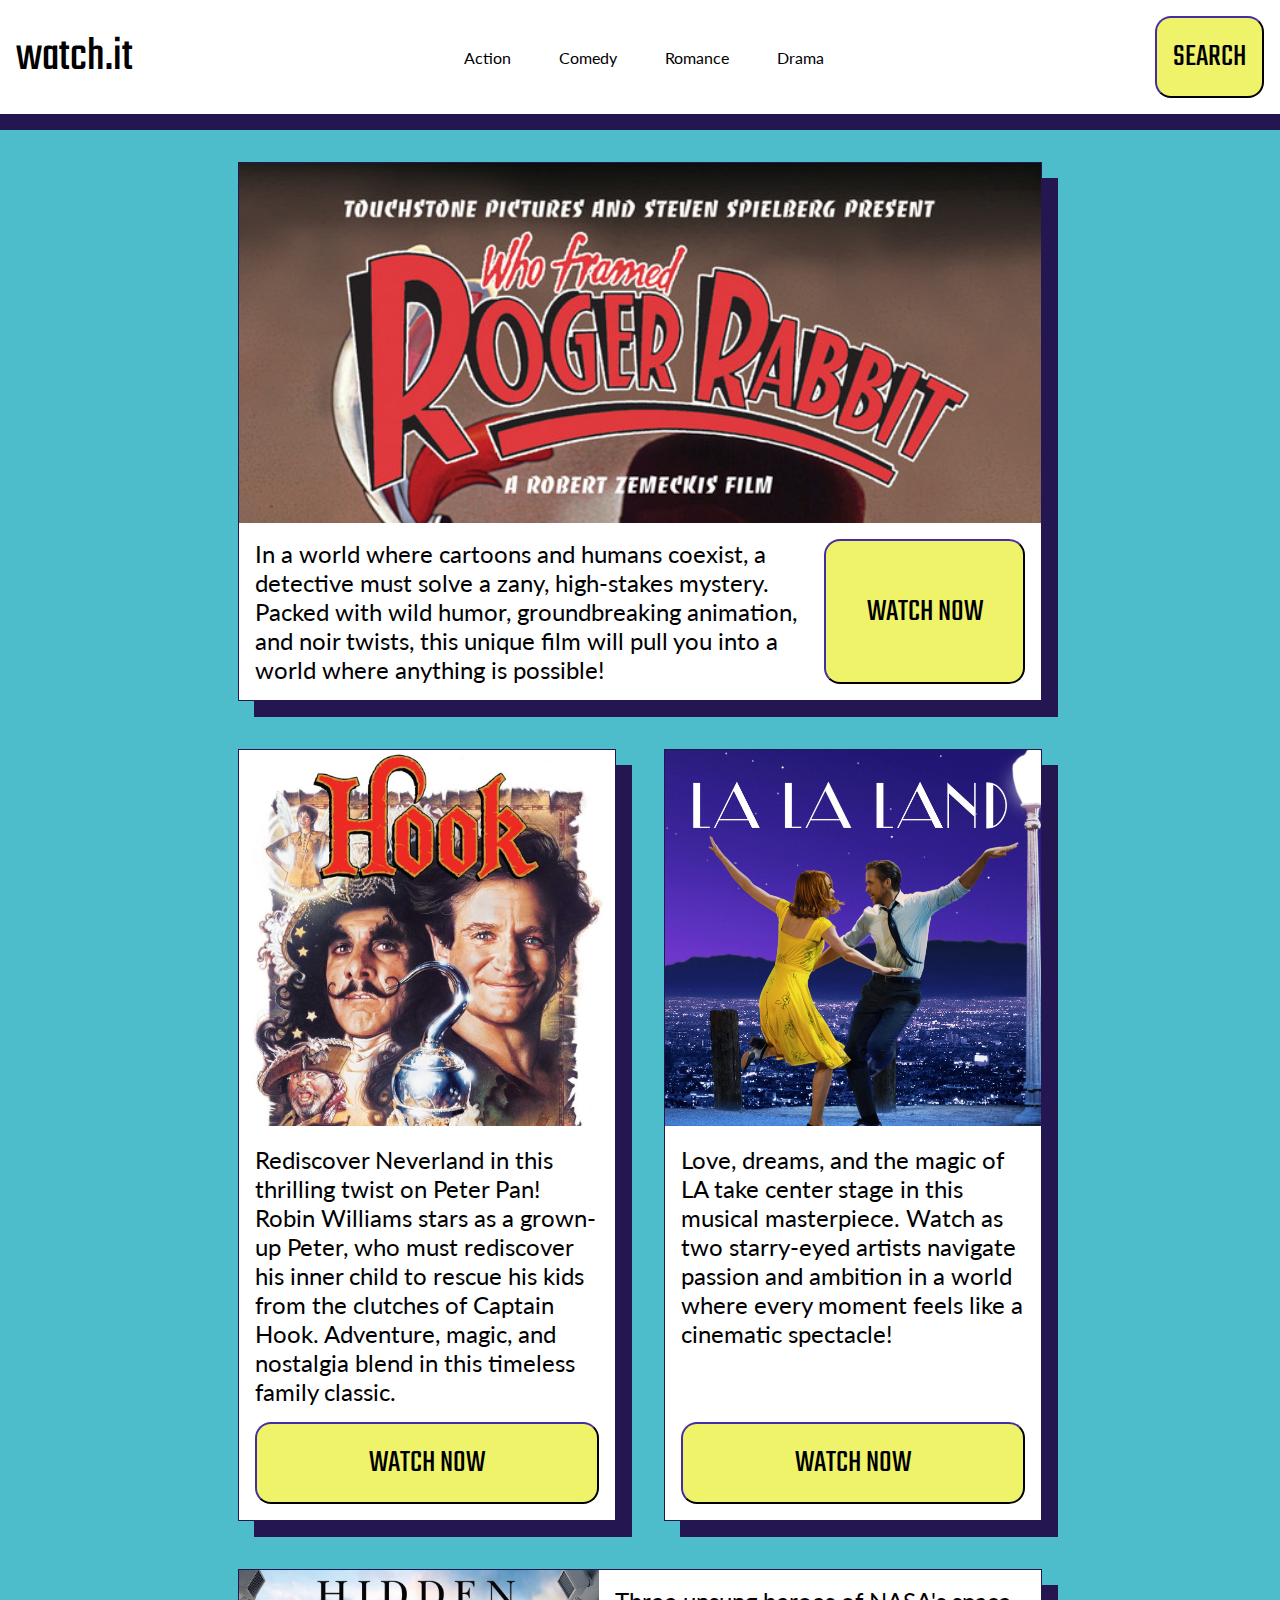
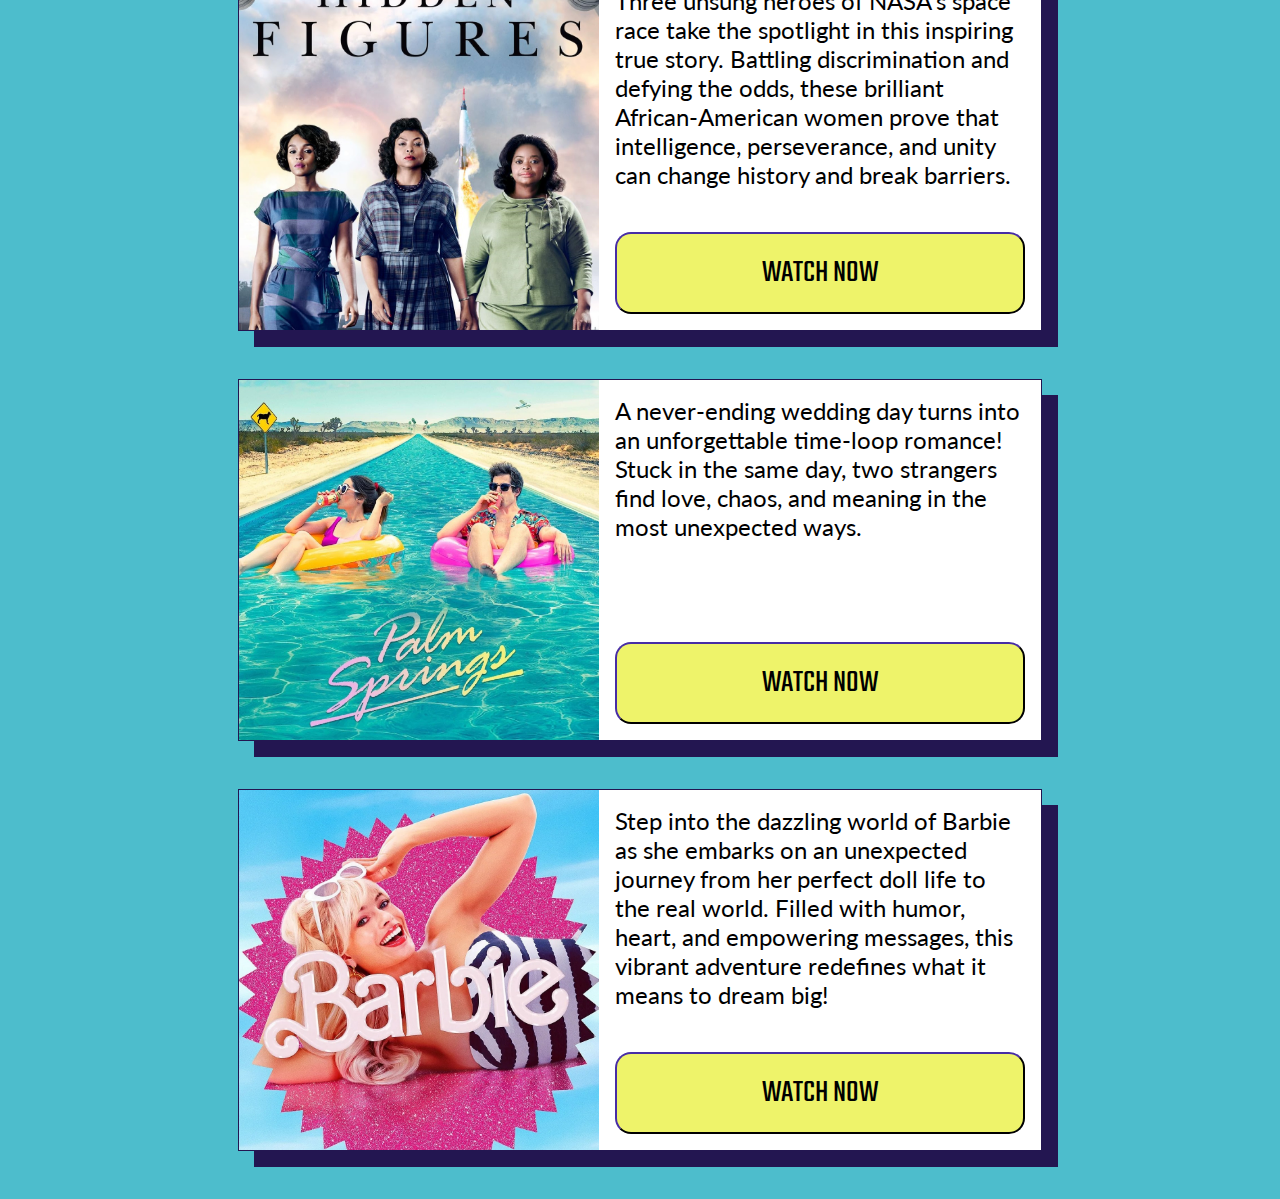
<file: a1 task 2/index.html>
<!DOCTYPE html>
<html lang="en">
<head>
    <meta charset="UTF-8">
    <meta name="viewport" content="width=device-width, initial-scale=1.0">
    <title>Clone Task 2</title>
    <link rel="stylesheet" href="style.css">
</head>

<body>
    <header>
        <h1>watch.it</h1>
        <nav>   
            <a href="#">Action</a>
            <a href="#">Comedy</a>
            <a href="#">Romance</a>
            <a href="#">Drama</a> 
        </nav>
        <button>SEARCH</button>
    </header>

    <main>
        <section class="container">
            <article class="one">
                <div class="movie">
                    <img src="media/who-framed-roger-rabbit.jpg" alt="">
                </div>
                <div class="info">
                    <p>In a world where cartoons and humans coexist, a detective must solve a zany, high-stakes mystery. Packed with wild humor, groundbreaking animation, and noir twists, this unique film will pull you into a world where anything is possible!</p>
                    <button>WATCH NOW</button>
                </div>
            </article>
    
            <article class="two second-movie">
                <div class="movie">
                    <img src="media/hook.jpg" alt="">
                </div>
                <div class="info">
                    <p>Rediscover Neverland in this thrilling twist on Peter Pan! Robin Williams stars as a grown-up Peter, who must rediscover his inner child to rescue his kids from the clutches of Captain Hook. Adventure, magic, and nostalgia blend in this timeless family classic.</p>
                    <button>WATCH NOW</button>
                </div>
            </article>
    
            <article class="two third-movie">
                <div class="movie">
                    <img src="media/la-la-land.jpg" alt="">
                </div>
                <div class="info">
                    <p>Love, dreams, and the magic of LA take center stage in this musical masterpiece. Watch as two starry-eyed artists navigate passion and ambition in a world where every moment feels like a cinematic spectacle!</p>
                    <button>WATCH NOW</button>
                </div>
            </article>
    
            <article class="three fourth-movie">
                <div class="movie">
                    <img src="media/hidden-figures.jpg" alt="">
                </div>
                <div class="info">
                    <p>Three unsung heroes of NASA's space race take the spotlight in this inspiring true story. Battling discrimination and defying the odds, these brilliant African-American women prove that intelligence, perseverance, and unity can change history and break barriers.</p>
                    <button>WATCH NOW</button>
                </div>
            </article>
    
            <article class="three fifth-movie">
                <div class="movie">
                    <img src="media/palm-springs.jpg" alt="">
                </div>
                <div class="info">
                    <p>A never-ending wedding day turns into an unforgettable time-loop romance! Stuck in the same day, two strangers find love, chaos, and meaning in the most unexpected ways.</p>
                    <button>WATCH NOW</button>
                </div>
            </article>
    
            <article class="three sixth-movie">
                <div class="movie">
                    <img src="media/barbie.jpg" alt="">
                </div>
                <div class="info">
                    <p>Step into the dazzling world of Barbie as she embarks on an unexpected journey from her perfect doll life to the real world. Filled with humor, heart, and empowering messages, this vibrant adventure redefines what it means to dream big!</p>
                    <button>WATCH NOW</button>
                </div>
            </article>
        </section>
    </main>
</body>
</html>
</file>
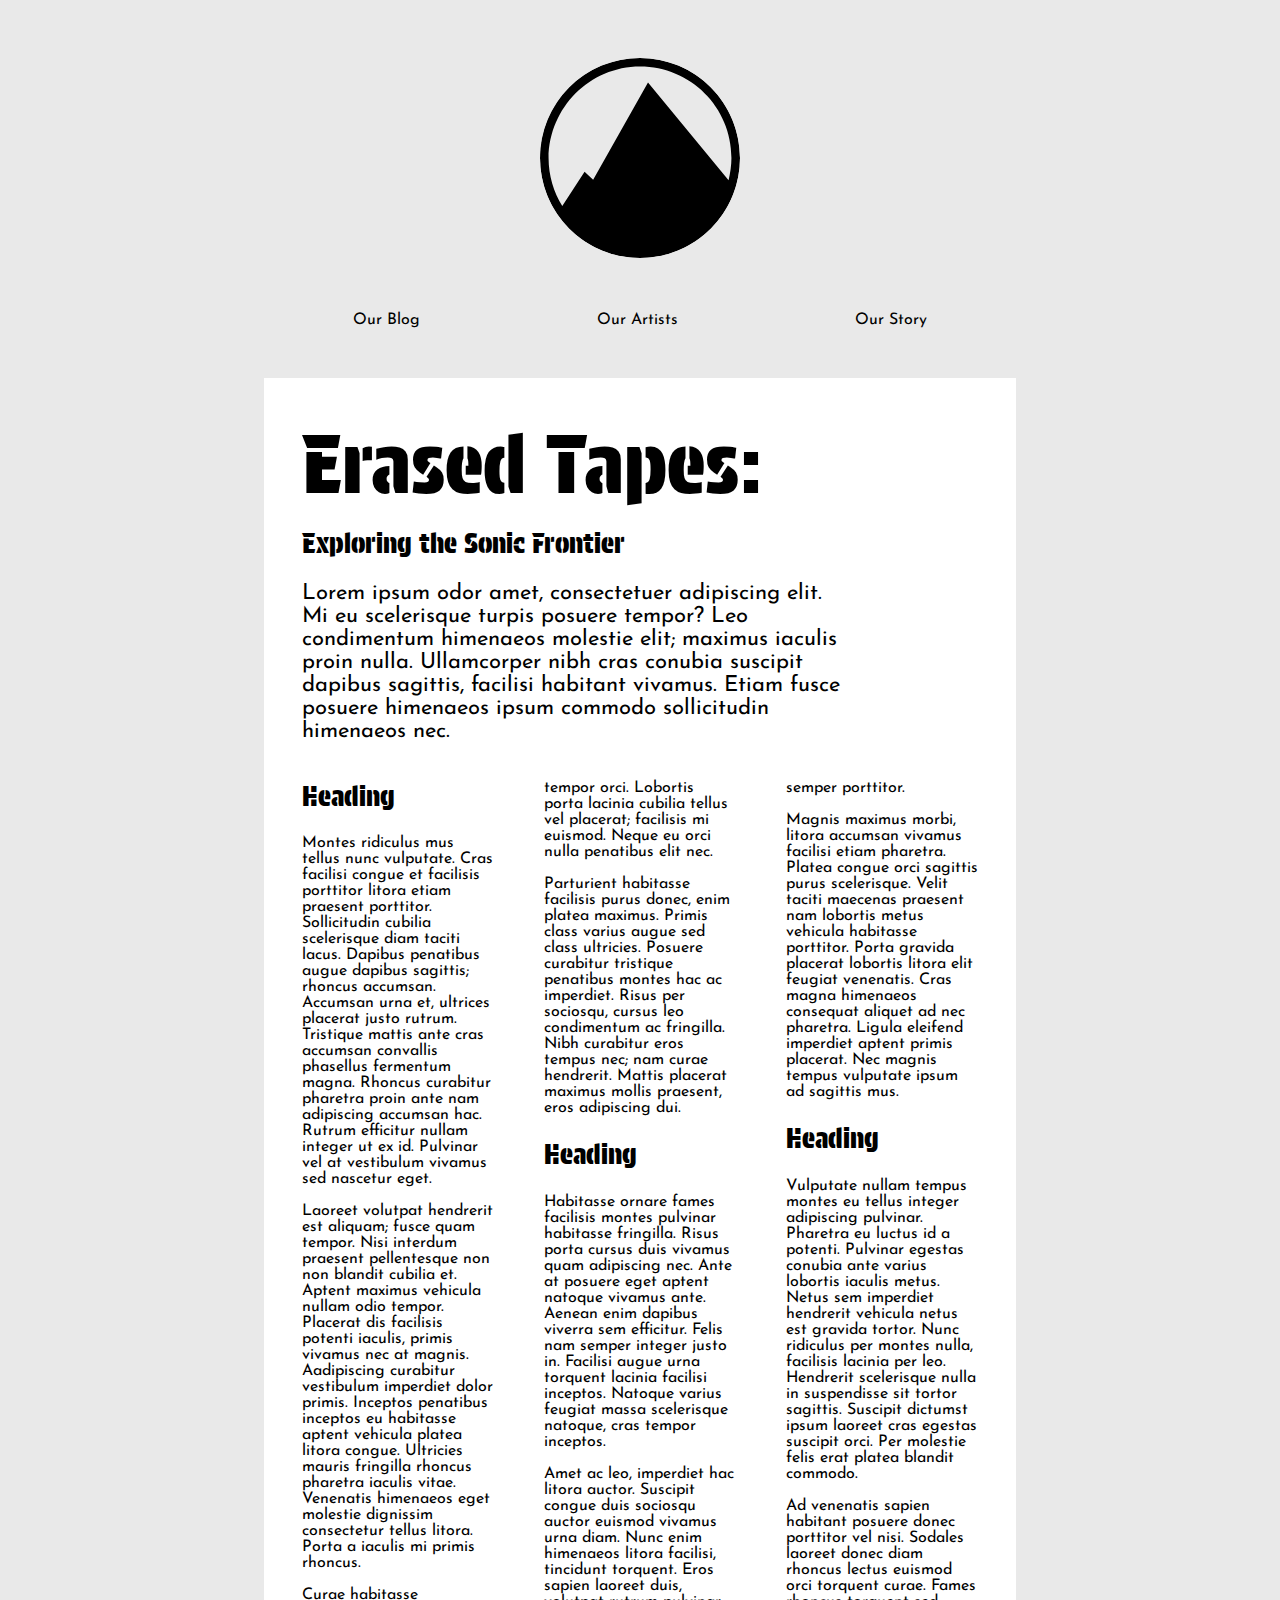
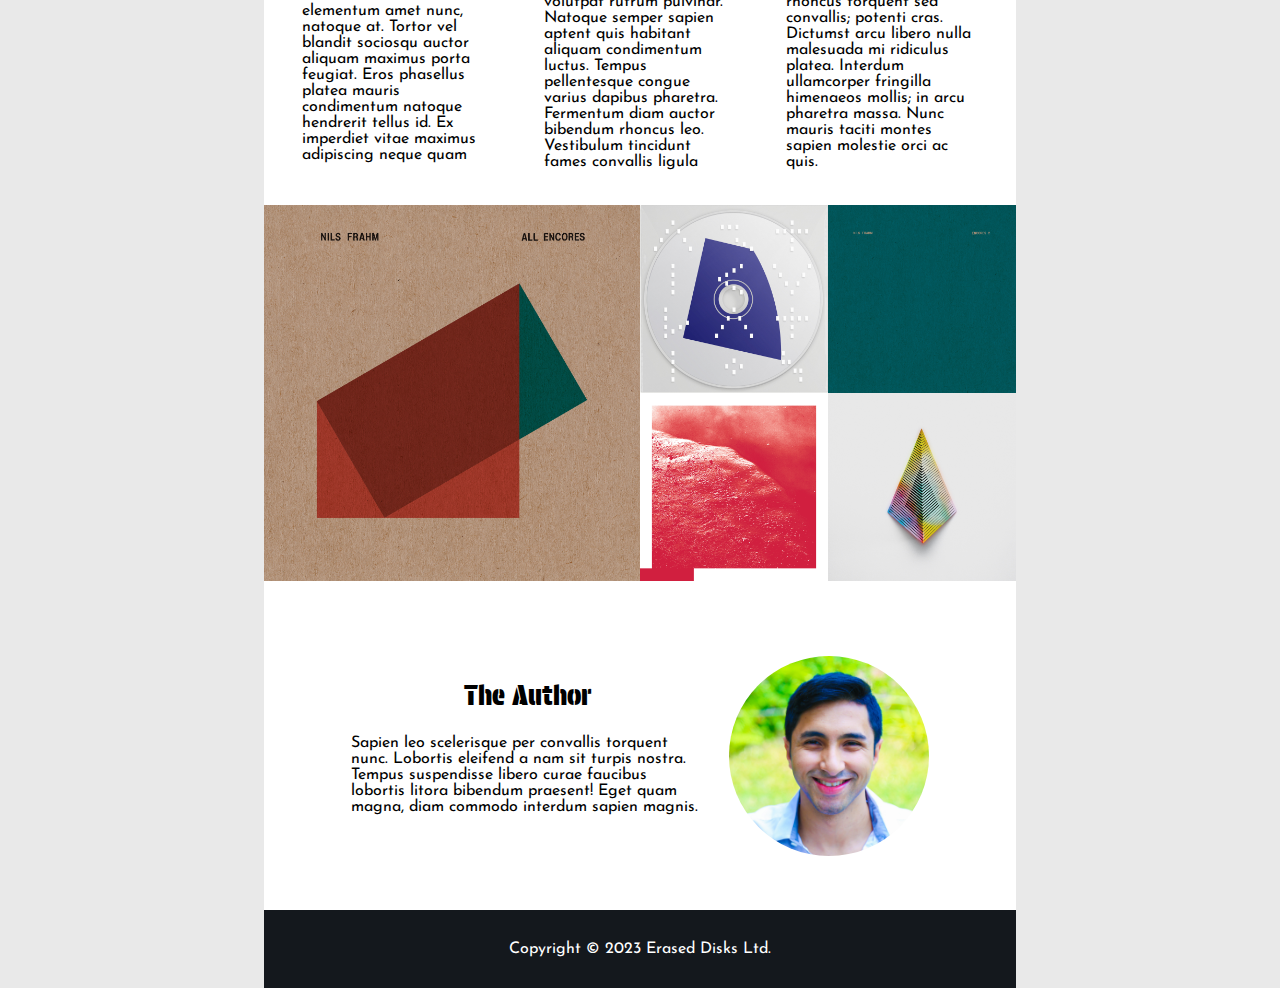
<file: a1 task1/index.html>
<!DOCTYPE html>
<html lang="en">
<head>
    <meta charset="UTF-8">
    <meta name="viewport" content="width=device-width, initial-scale=1.0">
    <title>Document</title>

    <link rel="stylesheet" href="style.css">
</head>
<body>
    <header>
        <div class="header-logo">
            <img src="media/logo.svg" alt="logo">
        </div>
        <nav>
            <a href="#" class="nav-item">Our Blog</a>
            <a href="#" class="nav-item">Our Artists</a>
            <a href="#" class="nav-item">Our Story</a>
        </nav>
    </header>

    <main>
        <header class="heading-section">
            <h1>Erased Tapes:</h1>
        </header>

        <!-- subtitle + introduction -->
        <section class="intro-section">
            <h2>Exploring the Sonic Frontier</h2>
            <p>Lorem ipsum odor amet, consectetuer adipiscing elit. Mi eu scelerisque turpis posuere tempor? Leo condimentum himenaeos molestie elit; maximus iaculis proin nulla. Ullamcorper nibh cras conubia suscipit dapibus sagittis, facilisi habitant vivamus. Etiam fusce posuere himenaeos ipsum commodo sollicitudin himenaeos nec.</p>
        </section>

        <!-- 3 columns of information [article]-->
        <section class="article-section">
            <article class="article-one">
                <h2 class="intro">Heading</h2>
                <p>
                    Montes ridiculus mus tellus nunc vulputate. Cras facilisi congue et facilisis porttitor litora etiam praesent porttitor. Sollicitudin cubilia scelerisque diam taciti lacus. Dapibus penatibus augue dapibus sagittis; rhoncus accumsan. Accumsan urna et, ultrices placerat justo rutrum. Tristique mattis ante cras accumsan convallis phasellus fermentum magna. Rhoncus curabitur pharetra proin ante nam adipiscing accumsan hac. Rutrum efficitur nullam integer ut ex id. Pulvinar vel at vestibulum vivamus sed nascetur eget.
                    <br><br>
                    Laoreet volutpat hendrerit est aliquam; fusce quam tempor. Nisi interdum praesent pellentesque non non blandit cubilia et. Aptent maximus vehicula nullam odio tempor. Placerat dis facilisis potenti iaculis, primis vivamus nec at magnis. Aadipiscing curabitur vestibulum imperdiet dolor primis. Inceptos penatibus inceptos eu habitasse aptent vehicula platea litora congue. Ultricies mauris fringilla rhoncus pharetra iaculis vitae. Venenatis himenaeos eget molestie dignissim consectetur tellus litora. Porta a iaculis mi primis rhoncus.
                    <br><br>
                    Curae habitasse elementum amet nunc, natoque at. Tortor vel blandit sociosqu auctor aliquam maximus porta feugiat. Eros phasellus platea mauris condimentum natoque hendrerit tellus id. Ex imperdiet vitae maximus adipiscing neque quam tempor orci. Lobortis porta lacinia cubilia tellus vel placerat; facilisis mi euismod. Neque eu orci nulla penatibus elit nec.
                    <br><br>
                    Parturient habitasse facilisis purus donec, enim platea maximus. Primis class varius augue sed class ultricies. Posuere curabitur tristique penatibus montes hac ac imperdiet. Risus per sociosqu, cursus leo condimentum ac fringilla. Nibh curabitur eros tempus nec; nam curae hendrerit. Mattis placerat maximus mollis praesent, eros adipiscing dui.
                </p>
            </article>

            <article>
                <h2>Heading</h2>
                <p>
                    Habitasse ornare fames facilisis montes pulvinar habitasse fringilla. Risus porta cursus duis vivamus quam adipiscing nec. Ante at posuere eget aptent natoque vivamus ante. Aenean enim dapibus viverra sem efficitur. Felis nam semper integer justo in. Facilisi augue urna torquent lacinia facilisi inceptos. Natoque varius feugiat massa scelerisque natoque, cras tempor inceptos.
                    <br><br>
                    Amet ac leo, imperdiet hac litora auctor. Suscipit congue duis sociosqu auctor euismod vivamus urna diam. Nunc enim himenaeos litora facilisi, tincidunt torquent. Eros sapien laoreet duis, volutpat rutrum pulvinar. Natoque semper sapien aptent quis habitant aliquam condimentum luctus. Tempus pellentesque congue varius dapibus pharetra. Fermentum diam auctor bibendum rhoncus leo. Vestibulum tincidunt fames convallis ligula semper porttitor.
                    <br><br>
                    Magnis maximus morbi, litora accumsan vivamus facilisi etiam pharetra. Platea congue orci sagittis purus scelerisque. Velit taciti maecenas praesent nam lobortis metus vehicula habitasse porttitor. Porta gravida placerat lobortis litora elit feugiat venenatis. Cras magna himenaeos consequat aliquet ad nec pharetra. Ligula eleifend imperdiet aptent primis placerat. Nec magnis tempus vulputate ipsum ad sagittis mus.
                </p>
            </article>

            <article>
                <h2>Heading</h2>
                <p>
                    Vulputate nullam tempus montes eu tellus integer adipiscing pulvinar. Pharetra eu luctus id a potenti. Pulvinar egestas conubia ante varius lobortis iaculis metus. Netus sem imperdiet hendrerit vehicula netus est gravida tortor. Nunc ridiculus per montes nulla, facilisis lacinia per leo. Hendrerit scelerisque nulla in suspendisse sit tortor sagittis. Suscipit dictumst ipsum laoreet cras egestas suscipit orci. Per molestie felis erat platea blandit commodo.
                    <br><br>
                    Ad venenatis sapien habitant posuere donec porttitor vel nisi. Sodales laoreet donec diam rhoncus lectus euismod orci torquent curae. Fames rhoncus torquent sed convallis; potenti cras. Dictumst arcu libero nulla malesuada mi ridiculus platea. Interdum ullamcorper fringilla himenaeos mollis; in arcu pharetra massa. Nunc mauris taciti montes sapien molestie orci ac quis.
                </p>
            </article>
        </section>

        <!-- images section -->
        <section class="gallery-section">
            <img src="media/all-encores.jpg" alt="" class="image-1">
            <img src="media/articulation.jpg" alt="">
            <img src="media/encores-2.jpg" alt="">
            <img src="media/the-cell.jpg" alt="">
            <img src="media/blurred.jpg" alt="">
        </section>

        <!-- author's section -->
        <section class="author-section">
            <div class="author-item">
                <h2>The Author</h2>
                <p>
                    Sapien leo scelerisque per convallis torquent nunc. Lobortis eleifend a nam sit turpis nostra. Tempus suspendisse libero curae faucibus lobortis litora bibendum praesent! Eget quam magna, diam commodo interdum sapien magnis. 
                </p>
            </div>
            <div class="author-item">
                <img src="media/profile_picture.jpg" alt="">
            </div>
        </section>
    </main>

    <footer>
        <p>Copyright © 2023 Erased Disks Ltd.</p>
    </footer>
</body>
</html>
</file>
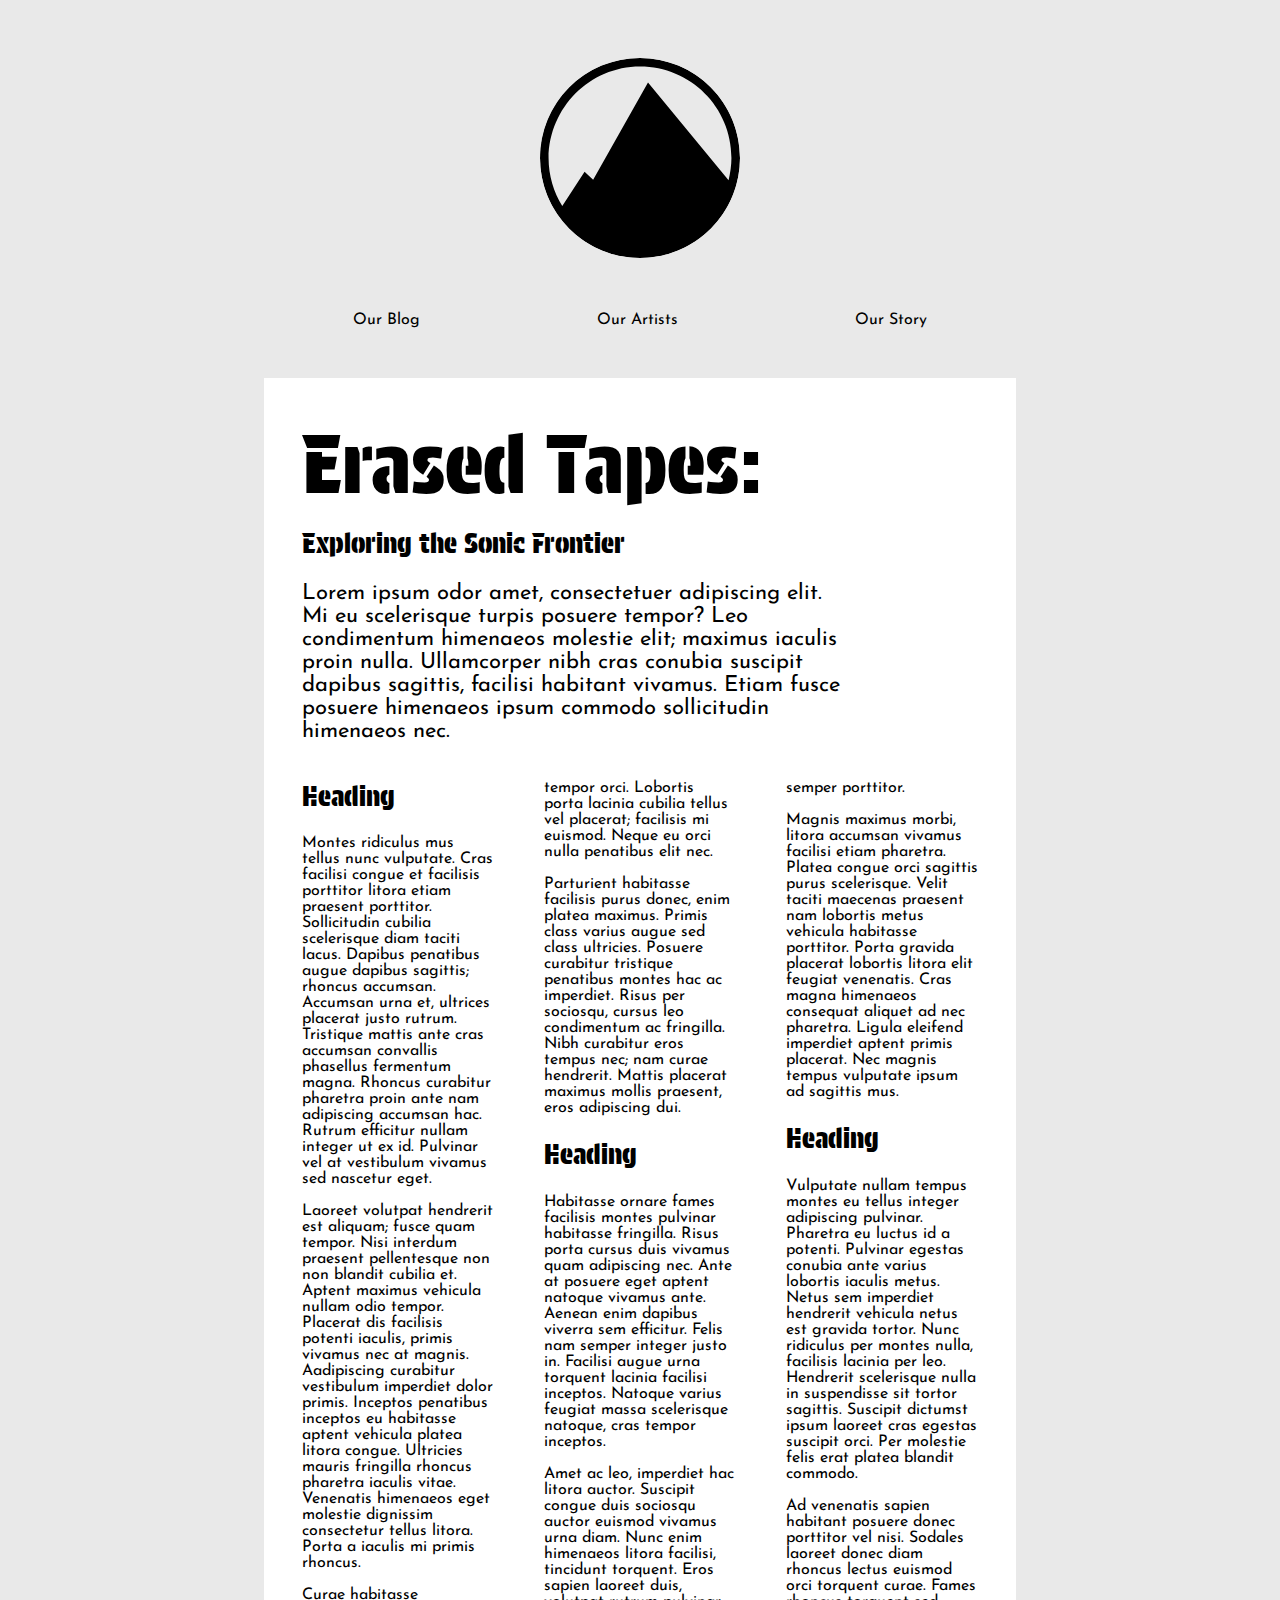
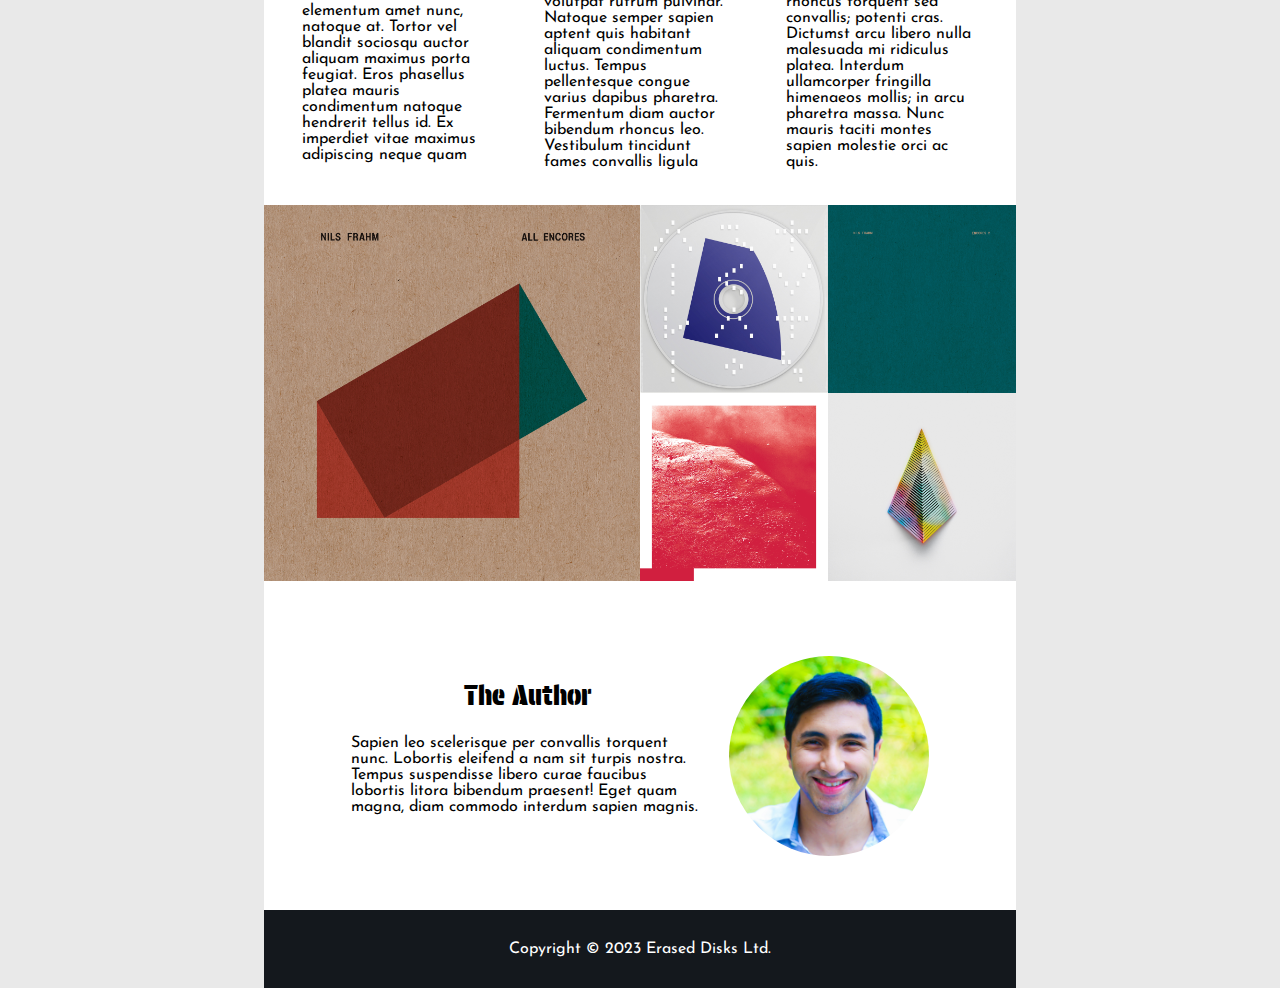
<file: Clone Task 1/index.html>
<!DOCTYPE html>
<html lang="en">
<head>
    <meta charset="UTF-8">
    <meta name="viewport" content="width=device-width, initial-scale=1.0">
    <title>Clone Task 1</title>

    <link rel="stylesheet" href="style.css">
</head>
<body>

    <!-- header -->
    <header>
        <div class="header-logo">
            <img src="media/logo.svg" alt="logo">
        </div>
        <!-- navigation bar -->
        <nav>
            <a href="#" class="nav-item">Our Blog</a>
            <a href="#" class="nav-item">Our Artists</a>
            <a href="#" class="nav-item">Our Story</a>
        </nav>
    </header>

    <main>
        <!-- heading -->
        <header class="heading-section">
            <h1>Erased Tapes:</h1>
        </header>

        <!-- subtitle + introduction -->
        <section class="intro-section">
            <h2>Exploring the Sonic Frontier</h2>
            <p>Lorem ipsum odor amet, consectetuer adipiscing elit. Mi eu scelerisque turpis posuere tempor? Leo condimentum himenaeos molestie elit; maximus iaculis proin nulla. Ullamcorper nibh cras conubia suscipit dapibus sagittis, facilisi habitant vivamus. Etiam fusce posuere himenaeos ipsum commodo sollicitudin himenaeos nec.</p>
        </section>

        <!-- 3 columns of information [article]-->
        <section class="article-section">

            <!-- article 1 -->
            <article class="article-one">
                <h2 class="intro">Heading</h2>
                <p>
                    Montes ridiculus mus tellus nunc vulputate. Cras facilisi congue et facilisis porttitor litora etiam praesent porttitor. Sollicitudin cubilia scelerisque diam taciti lacus. Dapibus penatibus augue dapibus sagittis; rhoncus accumsan. Accumsan urna et, ultrices placerat justo rutrum. Tristique mattis ante cras accumsan convallis phasellus fermentum magna. Rhoncus curabitur pharetra proin ante nam adipiscing accumsan hac. Rutrum efficitur nullam integer ut ex id. Pulvinar vel at vestibulum vivamus sed nascetur eget.
                    <br><br>
                    Laoreet volutpat hendrerit est aliquam; fusce quam tempor. Nisi interdum praesent pellentesque non non blandit cubilia et. Aptent maximus vehicula nullam odio tempor. Placerat dis facilisis potenti iaculis, primis vivamus nec at magnis. Aadipiscing curabitur vestibulum imperdiet dolor primis. Inceptos penatibus inceptos eu habitasse aptent vehicula platea litora congue. Ultricies mauris fringilla rhoncus pharetra iaculis vitae. Venenatis himenaeos eget molestie dignissim consectetur tellus litora. Porta a iaculis mi primis rhoncus.
                    <br><br>
                    Curae habitasse elementum amet nunc, natoque at. Tortor vel blandit sociosqu auctor aliquam maximus porta feugiat. Eros phasellus platea mauris condimentum natoque hendrerit tellus id. Ex imperdiet vitae maximus adipiscing neque quam tempor orci. Lobortis porta lacinia cubilia tellus vel placerat; facilisis mi euismod. Neque eu orci nulla penatibus elit nec.
                    <br><br>
                    Parturient habitasse facilisis purus donec, enim platea maximus. Primis class varius augue sed class ultricies. Posuere curabitur tristique penatibus montes hac ac imperdiet. Risus per sociosqu, cursus leo condimentum ac fringilla. Nibh curabitur eros tempus nec; nam curae hendrerit. Mattis placerat maximus mollis praesent, eros adipiscing dui.
                </p>
            </article>

            <!-- article 2 -->
            <article>
                <h2>Heading</h2>
                <p>
                    Habitasse ornare fames facilisis montes pulvinar habitasse fringilla. Risus porta cursus duis vivamus quam adipiscing nec. Ante at posuere eget aptent natoque vivamus ante. Aenean enim dapibus viverra sem efficitur. Felis nam semper integer justo in. Facilisi augue urna torquent lacinia facilisi inceptos. Natoque varius feugiat massa scelerisque natoque, cras tempor inceptos.
                    <br><br>
                    Amet ac leo, imperdiet hac litora auctor. Suscipit congue duis sociosqu auctor euismod vivamus urna diam. Nunc enim himenaeos litora facilisi, tincidunt torquent. Eros sapien laoreet duis, volutpat rutrum pulvinar. Natoque semper sapien aptent quis habitant aliquam condimentum luctus. Tempus pellentesque congue varius dapibus pharetra. Fermentum diam auctor bibendum rhoncus leo. Vestibulum tincidunt fames convallis ligula semper porttitor.
                    <br><br>
                    Magnis maximus morbi, litora accumsan vivamus facilisi etiam pharetra. Platea congue orci sagittis purus scelerisque. Velit taciti maecenas praesent nam lobortis metus vehicula habitasse porttitor. Porta gravida placerat lobortis litora elit feugiat venenatis. Cras magna himenaeos consequat aliquet ad nec pharetra. Ligula eleifend imperdiet aptent primis placerat. Nec magnis tempus vulputate ipsum ad sagittis mus.
                </p>
            </article>

            <!-- article 3 -->
            <article>
                <h2>Heading</h2>
                <p>
                    Vulputate nullam tempus montes eu tellus integer adipiscing pulvinar. Pharetra eu luctus id a potenti. Pulvinar egestas conubia ante varius lobortis iaculis metus. Netus sem imperdiet hendrerit vehicula netus est gravida tortor. Nunc ridiculus per montes nulla, facilisis lacinia per leo. Hendrerit scelerisque nulla in suspendisse sit tortor sagittis. Suscipit dictumst ipsum laoreet cras egestas suscipit orci. Per molestie felis erat platea blandit commodo.
                    <br><br>
                    Ad venenatis sapien habitant posuere donec porttitor vel nisi. Sodales laoreet donec diam rhoncus lectus euismod orci torquent curae. Fames rhoncus torquent sed convallis; potenti cras. Dictumst arcu libero nulla malesuada mi ridiculus platea. Interdum ullamcorper fringilla himenaeos mollis; in arcu pharetra massa. Nunc mauris taciti montes sapien molestie orci ac quis.
                </p>
            </article>
        </section>

        <!-- images section -->
        <section class="gallery-section">
            <img src="media/all-encores.jpg" alt="" class="image-1"> <!-- only visible in desktop mode -->
            <img src="media/articulation.jpg" alt="">
            <img src="media/encores-2.jpg" alt="">
            <img src="media/the-cell.jpg" alt="">
            <img src="media/blurred.jpg" alt="">
        </section>

        <!-- author's section -->
        <section class="author-section">
            <!-- author information -->
            <div class="author-item">
                <h2>The Author</h2>
                <p>
                    Sapien leo scelerisque per convallis torquent nunc. Lobortis eleifend a nam sit turpis nostra. Tempus suspendisse libero curae faucibus lobortis litora bibendum praesent! Eget quam magna, diam commodo interdum sapien magnis. 
                </p>
            </div>
            <!-- author picture -->
            <div class="author-item">
                <img src="media/profile_picture.jpg" alt="">
            </div>
        </section>
    </main>

    <!-- footer -->
    <footer>
        <p>Copyright © 2023 Erased Disks Ltd.</p>
    </footer>
</body>
</html>
</file>
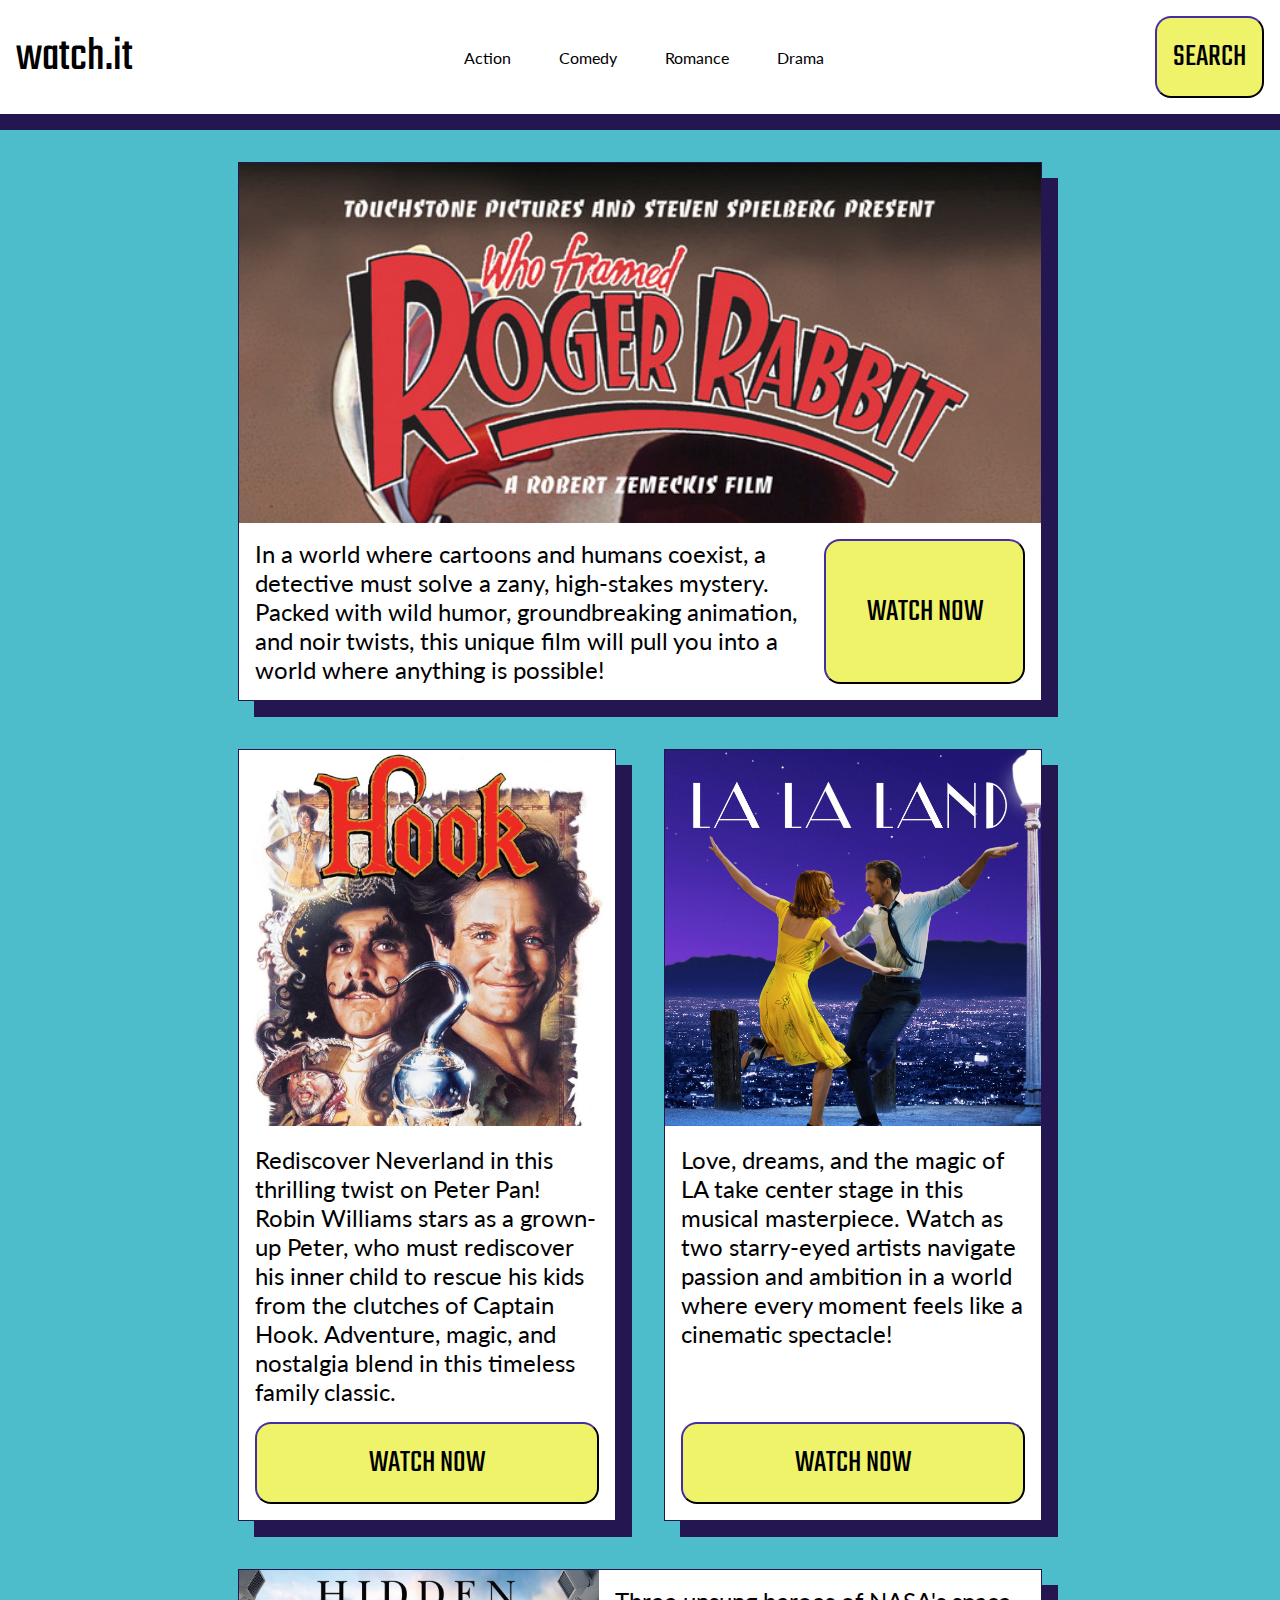
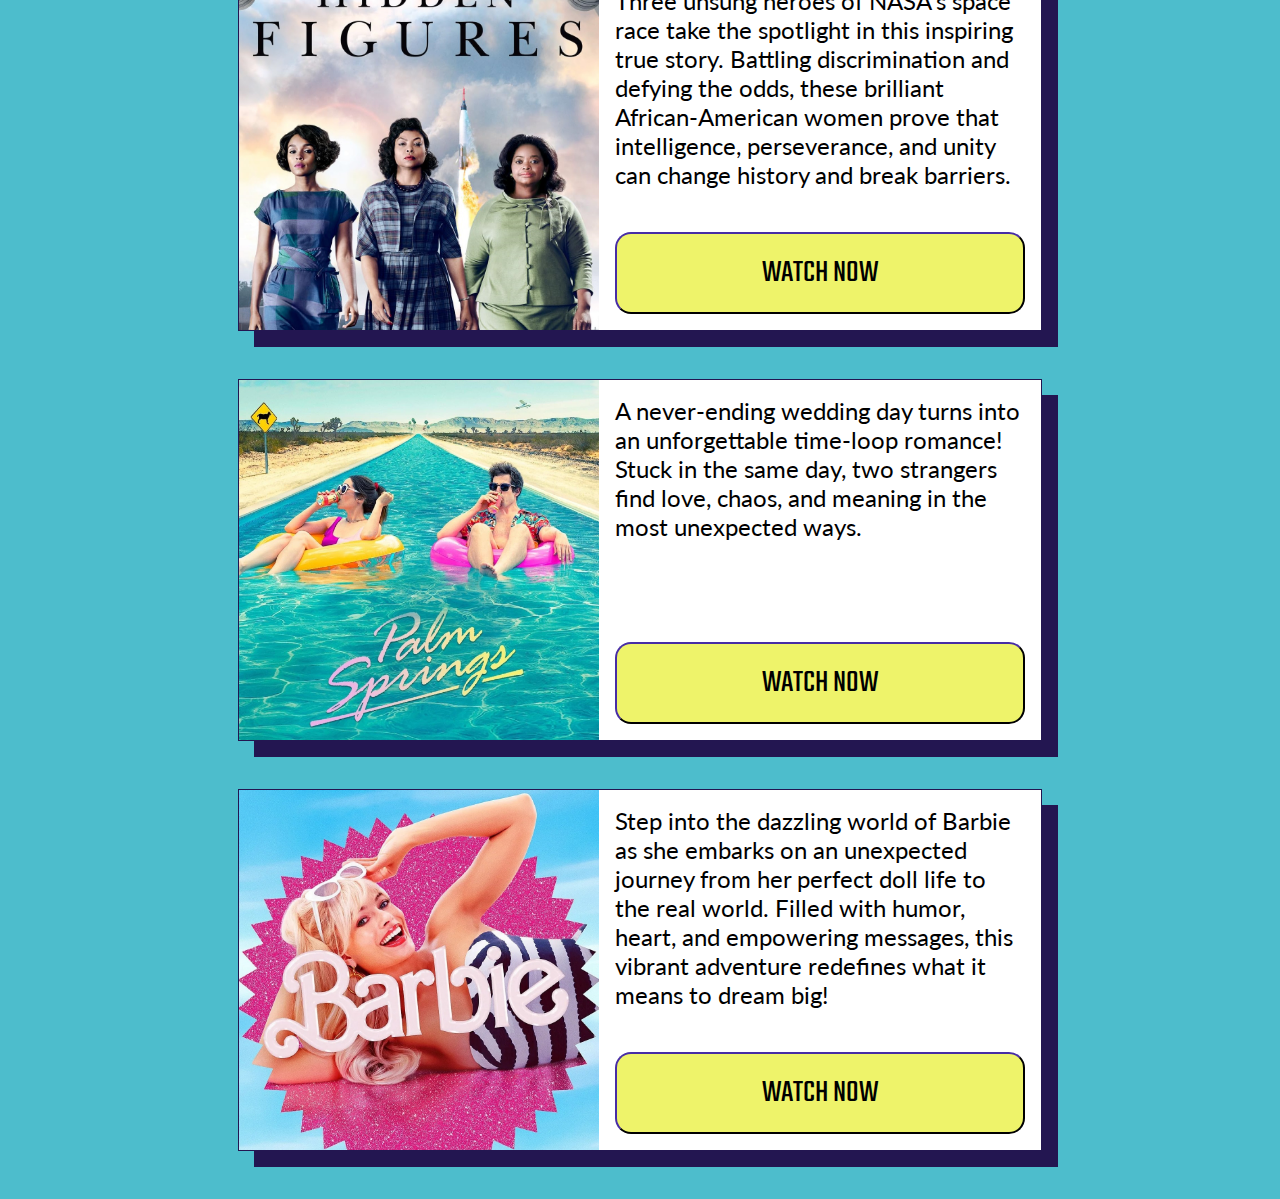
<file: Clone Task 2/index.html>
<!DOCTYPE html>
<html lang="en">
<head>
    <meta charset="UTF-8">
    <meta name="viewport" content="width=device-width, initial-scale=1.0">
    <title>Clone Task 2</title>
    <link rel="stylesheet" href="style.css">
</head>

<body>
    <!-- header -->
    <header>
        <h1>watch.it</h1>
        <!-- navigation links -->
        <nav>   
            <a href="#">Action</a>
            <a href="#">Comedy</a>
            <a href="#">Romance</a>
            <a href="#">Drama</a> 
        </nav>
        <button>SEARCH</button>
    </header>

    <main>
        <!-- movie container -->
        <section class="container">

            <!-- movie 1 box -->
            <article class="one">
                <div class="movie">
                    <!-- movie poster -->
                    <img src="media/who-framed-roger-rabbit.jpg" alt=""> 
                </div>
                <!-- movie content -->
                <div class="info">
                    <p>In a world where cartoons and humans coexist, a detective must solve a zany, high-stakes mystery. Packed with wild humor, groundbreaking animation, and noir twists, this unique film will pull you into a world where anything is possible!</p>
                    <button>WATCH NOW</button>
                </div>
            </article>
            
            <!-- movie 2 box -->
            <article class="two second-movie">
                <div class="movie">
                    <!-- movie poster -->
                    <img src="media/hook.jpg" alt="">
                </div>
                <!-- movie content -->
                <div class="info">
                    <p>Rediscover Neverland in this thrilling twist on Peter Pan! Robin Williams stars as a grown-up Peter, who must rediscover his inner child to rescue his kids from the clutches of Captain Hook. Adventure, magic, and nostalgia blend in this timeless family classic.</p>
                    <button>WATCH NOW</button>
                </div>
            </article>

            <!-- movie 3 box -->    
            <article class="two third-movie">
                <div class="movie">
                    <!-- movie poster -->
                    <img src="media/la-la-land.jpg" alt="">
                </div>
                <!-- movie content -->
                <div class="info">
                    <p>Love, dreams, and the magic of LA take center stage in this musical masterpiece. Watch as two starry-eyed artists navigate passion and ambition in a world where every moment feels like a cinematic spectacle!</p>
                    <button>WATCH NOW</button>
                </div>
            </article>

            <!-- movie 4 box -->
            <article class="three fourth-movie">
                <div class="movie">
                    <!-- movie poster -->
                    <img src="media/hidden-figures.jpg" alt="">
                </div>
                <!-- movie content -->
                <div class="info">
                    <p>Three unsung heroes of NASA's space race take the spotlight in this inspiring true story. Battling discrimination and defying the odds, these brilliant African-American women prove that intelligence, perseverance, and unity can change history and break barriers.</p>
                    <button>WATCH NOW</button>
                </div>
            </article>

            <!-- movie 5 box -->   
            <article class="three fifth-movie">
                <div class="movie">
                    <!-- movie poster -->
                    <img src="media/palm-springs.jpg" alt="">
                </div>
                <!-- movie content -->
                <div class="info">
                    <p>A never-ending wedding day turns into an unforgettable time-loop romance! Stuck in the same day, two strangers find love, chaos, and meaning in the most unexpected ways.</p>
                    <button>WATCH NOW</button>
                </div>
            </article>

            <!-- movie 6 box -->    
            <article class="three sixth-movie">
                <div class="movie">
                    <!-- movie poster -->
                    <img src="media/barbie.jpg" alt="">
                </div>
                <!-- movie content -->
                <div class="info">
                    <p>Step into the dazzling world of Barbie as she embarks on an unexpected journey from her perfect doll life to the real world. Filled with humor, heart, and empowering messages, this vibrant adventure redefines what it means to dream big!</p>
                    <button>WATCH NOW</button>
                </div>
            </article>
        </section>
    </main>
</body>
</html>
</file>
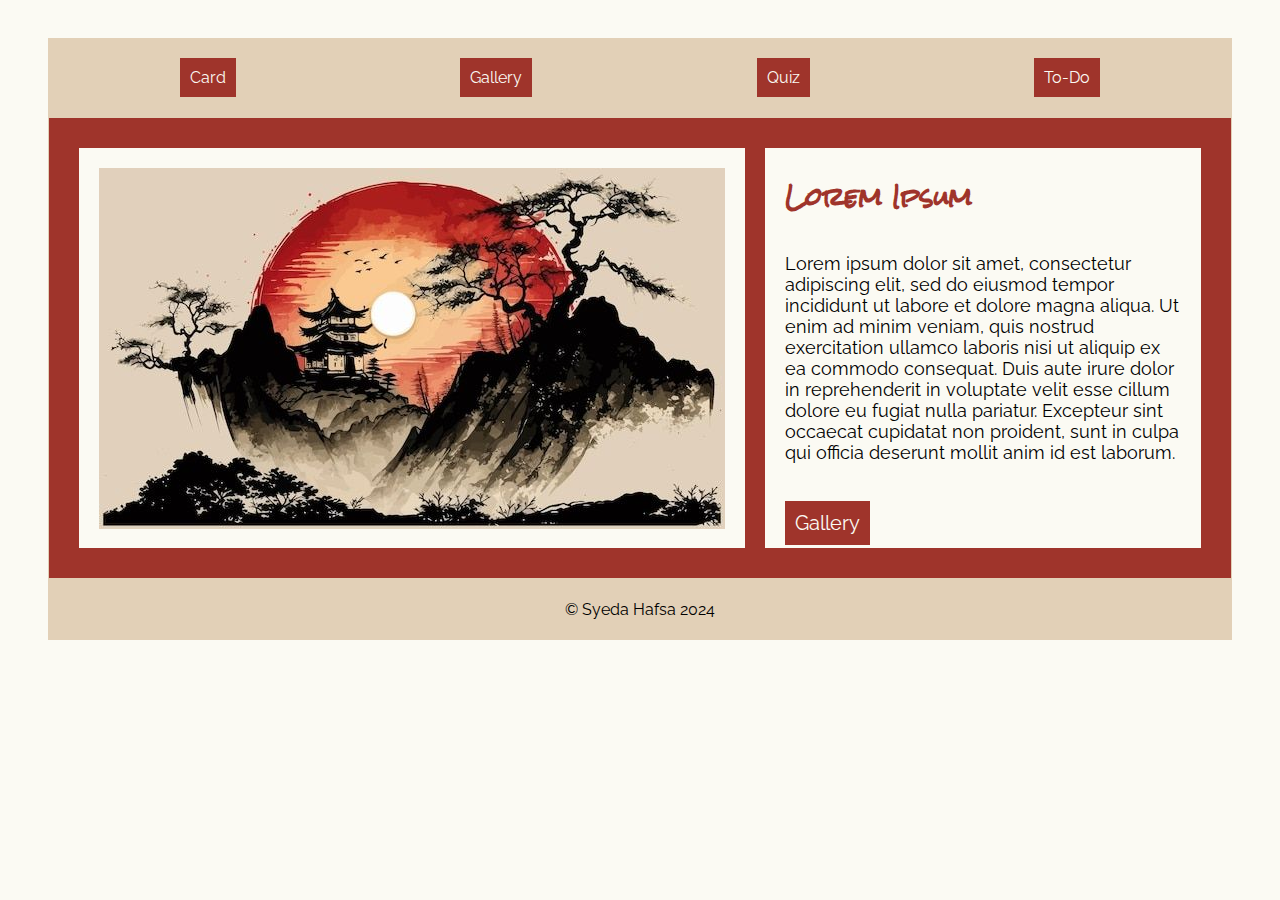
<file: Class Activities/Flexbox Website/index.html>
<!-- September 25 - Wednesday -->
    <!-- Flexbox Layout - Create a simple navigation bar using flexbox. Include atleast four links and style them to be horizontally aligned with even spacing -->
    <!-- Card Design -  -->
    <!-- Image Gallery -->
    <!-- Flexbox Quiz -->
    <!-- To-Do List -->

<!DOCTYPE html> <!--DTD: Document Type Definition-->
<html lang="en"> 
<head>
    <meta charset="UTF-8"> <!--meta: data about data--> <!--charset: allows multiple languages-->
    <meta name="viewport" content="width=device-width, initial-scale=1.0"> <!--fits screen to different devices-->

    <!-- CHAPTER 2: Multi-Page Website (Bonus) -->
    <title>Flexbox</title> <!--page title - shows on tab-->
        <!--link to external stylesheet-->
        <link rel = "stylesheet" href="style.css"> 
</head>

<body>
    <header>
        <nav>
            <div class="nav-flex-container">
                    <a href="index.html" class="nav-item">Card</a>
                    <a href="pages/gallery.html" class="nav-item">Gallery</a>
                    <a href="pages/quiz.html" class="nav-item">Quiz</a>
                    <a href="pages/todo.html" class="nav-item">To-Do</a>
            </div>
        </nav>
    </header>

    <main>
        <div class="card-container">
            <div class="card-item">
                <img src="media/main image.jpeg" alt="">
            </div>
            <div class="card-item">
                <h2>Lorem Ipsum </h2>
                <p>Lorem ipsum dolor sit amet, consectetur adipiscing elit, sed do eiusmod tempor incididunt ut labore et dolore magna aliqua. Ut enim ad minim veniam, quis nostrud exercitation ullamco laboris nisi ut aliquip ex ea commodo consequat. Duis aute irure dolor in reprehenderit in voluptate velit esse cillum dolore eu fugiat nulla pariatur. Excepteur sint occaecat cupidatat non proident, sunt in culpa qui officia deserunt mollit anim id est laborum.</p>
                <a href="pages/gallery.html">Gallery</a>
            </div>
        </div>
    </main>
    <footer>
        <p>&copy Syeda Hafsa 2024</p>
    </footer>
</body>
</html>
</file>
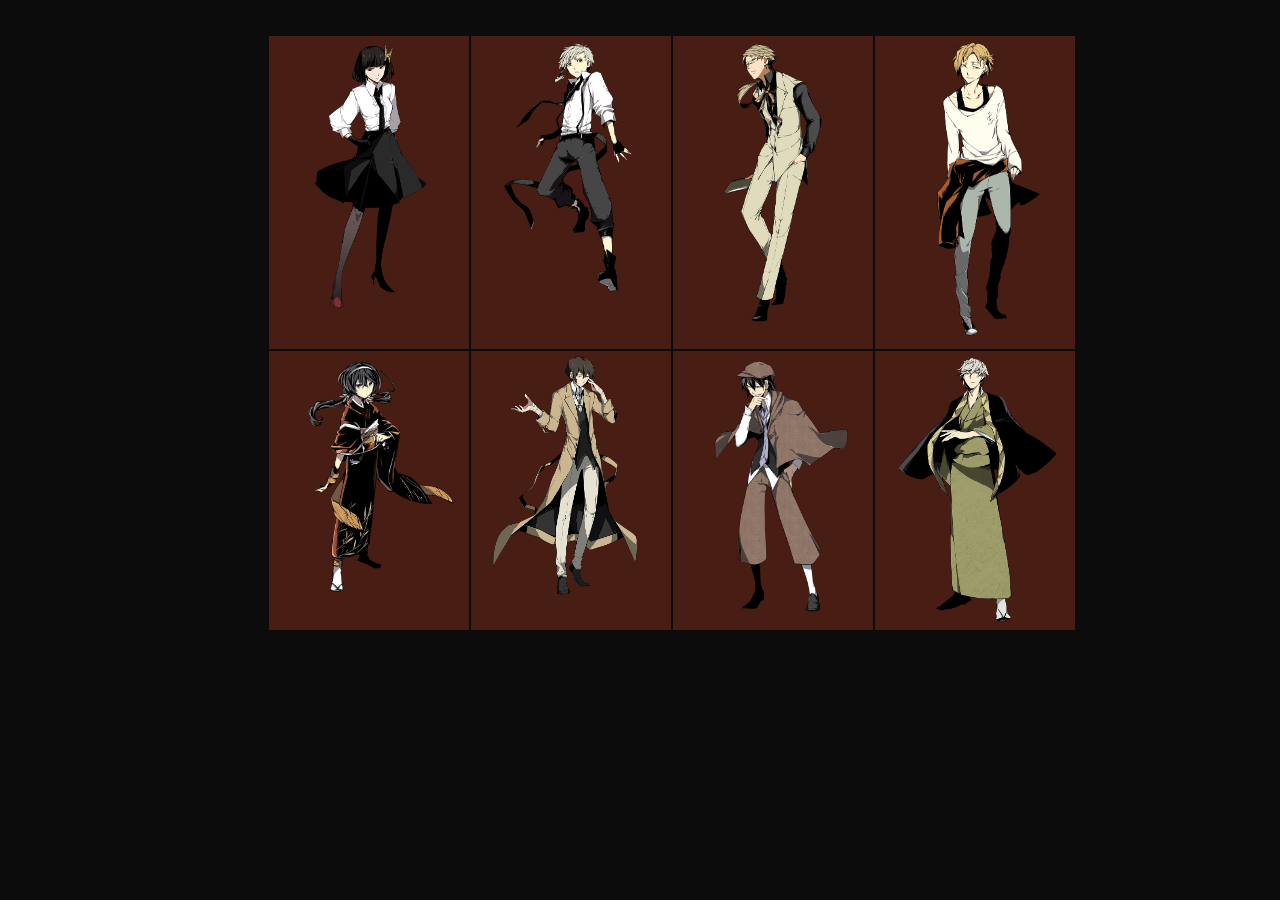
<file: Class Activities/Grid Gallery/index.html>
<!-- September 23 - Monday -->

<!DOCTYPE html> <!--DTD: Document Type Definition-->
<html lang="en"> 
<head>
    <meta charset="UTF-8"> <!--meta: data about data--> <!--charset: allows multiple languages-->
    <meta name="viewport" content="width=device-width, initial-scale=1.0"> <!--fits screen to different devices-->

    <!-- CHAPTER 2: Multi-Page Website (Bonus) -->
    <title>Armed Detective Agency</title> <!--page title - shows on tab-->
        <!--link to external stylesheet-->
        <link rel = "stylesheet" href="style.css"> 
</head>

<body>
    <div class="container">
        <div class="item">
            <img src="media/Akiko_Yosano.webp" alt="Akiko Yosano">
        </div>
        <div class="item">
            <img src="media/Atsushi_Nakajima.webp" alt="Atsushi Nakajima">
        </div>
        <div class="item">
            <img src="media/Doppo_Kunikida.webp" alt="Doppo Kunikida">
        </div>
        <div class="item">
            <img src="media/Junichiro_Tanizaki.webp" alt="Jun'ichiro Tanizaki">
        </div>
        <div class="item">
            <img src="media/Kyoka_Izumi.webp" alt="Kyóka Izumi">
        </div>
        <div class="item">
            <img src="media/Osamu_Dazai.webp" alt="Osamu Dazai">
        </div>
        <div class="item">
            <img src="media/Ranpo_Edogawa.webp" alt="Ranpo Edogawa">
        </div>
        <div class="item">
            <img src="media/Yukichi_Fukuzawa.webp" alt="Yukichi Fukuzawa">
        </div>
    </div>
    
</body>
</html>
</file>
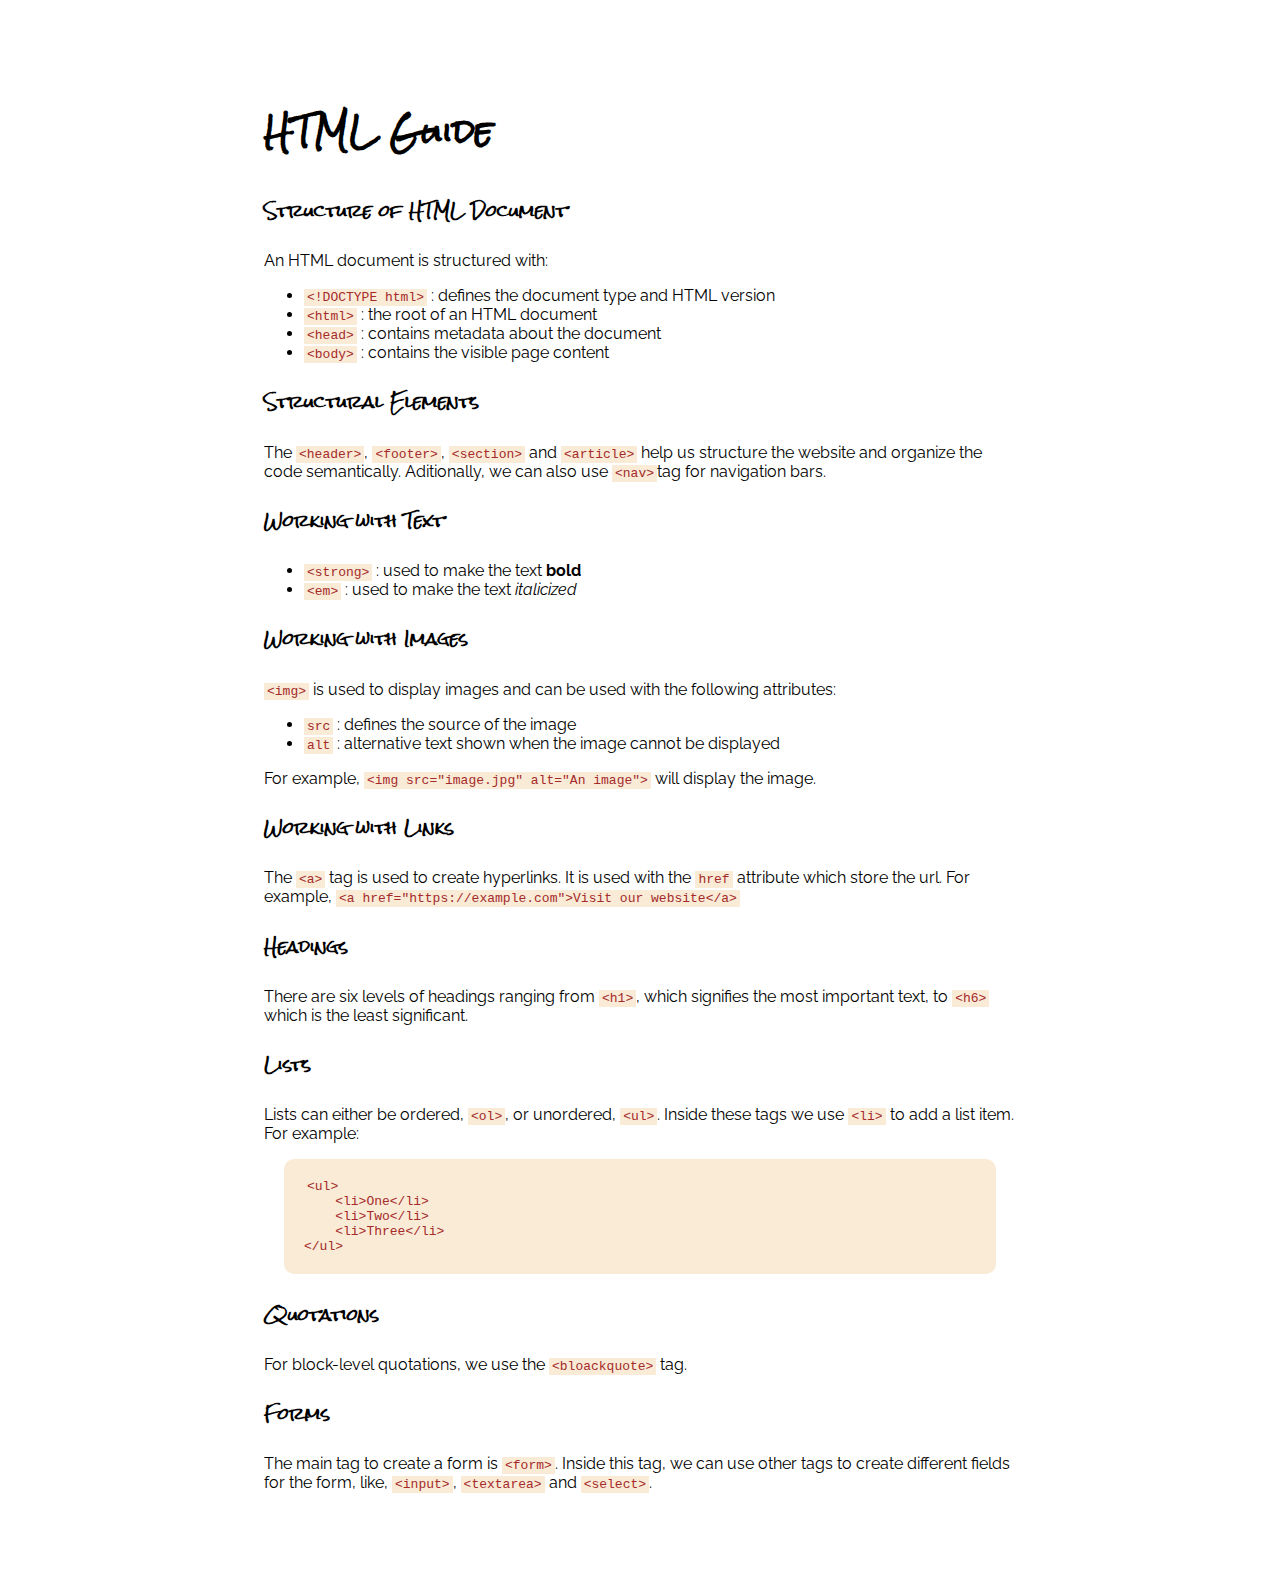
<file: Class Activities/HTML Refresher Guide/index.html>
<!-- October 2, 2024 -->

<!DOCTYPE html>
<html lang="en">
<head>
    <meta charset="UTF-8">
    <meta name="viewport" content="width=device-width, initial-scale=1.0">
    <title>HTML Guide</title>
    <link rel = "stylesheet" href="style.css">
</head>
<body>
    <header>
        <h1>HTML Guide</h1>
    </header>

    <main>
        <h4>Structure of HTML Document</h4>
        <p>An HTML document is structured with: 
            <ul>
                <li><code>&lt;!DOCTYPE html&gt;</code> : defines the document type and HTML version</li>
                <li><code>&lt;html&gt;</code> : the root of an HTML document</li>
                <li><code>&lt;head&gt;</code> : contains metadata about the document</li>
                <li> <code>&lt;body&gt;</code> : contains the visible page content</li>
            </ul>
        </p>

        <h4>Structural Elements</h4>
        <p>The <code>&lt;header&gt;</code>, <code>&lt;footer&gt;</code>, <code>&lt;section&gt;</code> and <code>&lt;article&gt;</code> help us structure the website and organize the code semantically. Aditionally, we can also use <code>&lt;nav&gt;</code>tag for navigation bars.</p>

        <h4>Working with Text</h4>
            <ul>
                <li><code>&lt;strong&gt;</code> : used to make the text <strong>bold</strong></li>
                <li><code>&lt;em&gt;</code> : used to make the text <em>italicized</em></li>
            </ul>
        
        <h4>Working with Images</h4>
        <p><code>&lt;img&gt;</code> is used to display images and can be used with the following attributes: </p>
            <ul>
                <li><code>src</code> : defines the source of the image</li>
                <li><code>alt</code> : alternative text shown when the image cannot be displayed</li>
            </ul>
        <p>For example, <code>&lt;img src="image.jpg" alt="An image"&gt;</code> will display the image.</p>

        <h4>Working with Links</h4>
        <p>The <code>&lt;a&gt;</code> tag is used to create hyperlinks. It is used with the <code>href</code> attribute which store the url.
        For example, <code>&lt;a href="https://example.com"&gt;Visit our website&lt;/a&gt;</code>
        </p>

        <h4>Headings</h4>
        <p>There are six levels of headings ranging from <code>&lt;h1&gt;</code>, which signifies the most important text, to <code>&lt;h6&gt;</code> which is the least significant.</p>

        <h4>Lists</h4>
        <p>Lists can either be ordered, <code>&lt;ol&gt;</code>, or unordered, <code>&lt;ul&gt;</code>. Inside these tags we use <code>&lt;li&gt;</code> to add a list item. For example: 
            <pre><code>&lt;ul&gt;
    &lt;li&gt;One&lt;/li&gt;
    &lt;li&gt;Two&lt;/li&gt;
    &lt;li&gt;Three&lt;/li&gt;
&lt;/ul&gt;</code></pre>
        </p>

        <h4>Quotations</h4>
        <p>For block-level quotations, we use the <code>&lt;bloackquote&gt;</code> tag.</p>

        <h4>Forms</h4>
        <p>The main tag to create a form is <code>&lt;form&gt;</code>. Inside this tag, we can use other tags to create different fields for the form, like, <code>&lt;input&gt;</code>, <code>&lt;textarea&gt;</code> and <code>&lt;select&gt;</code>. </p>
    </main>

    <footer>

    </footer>
</body>
</html>
</file>
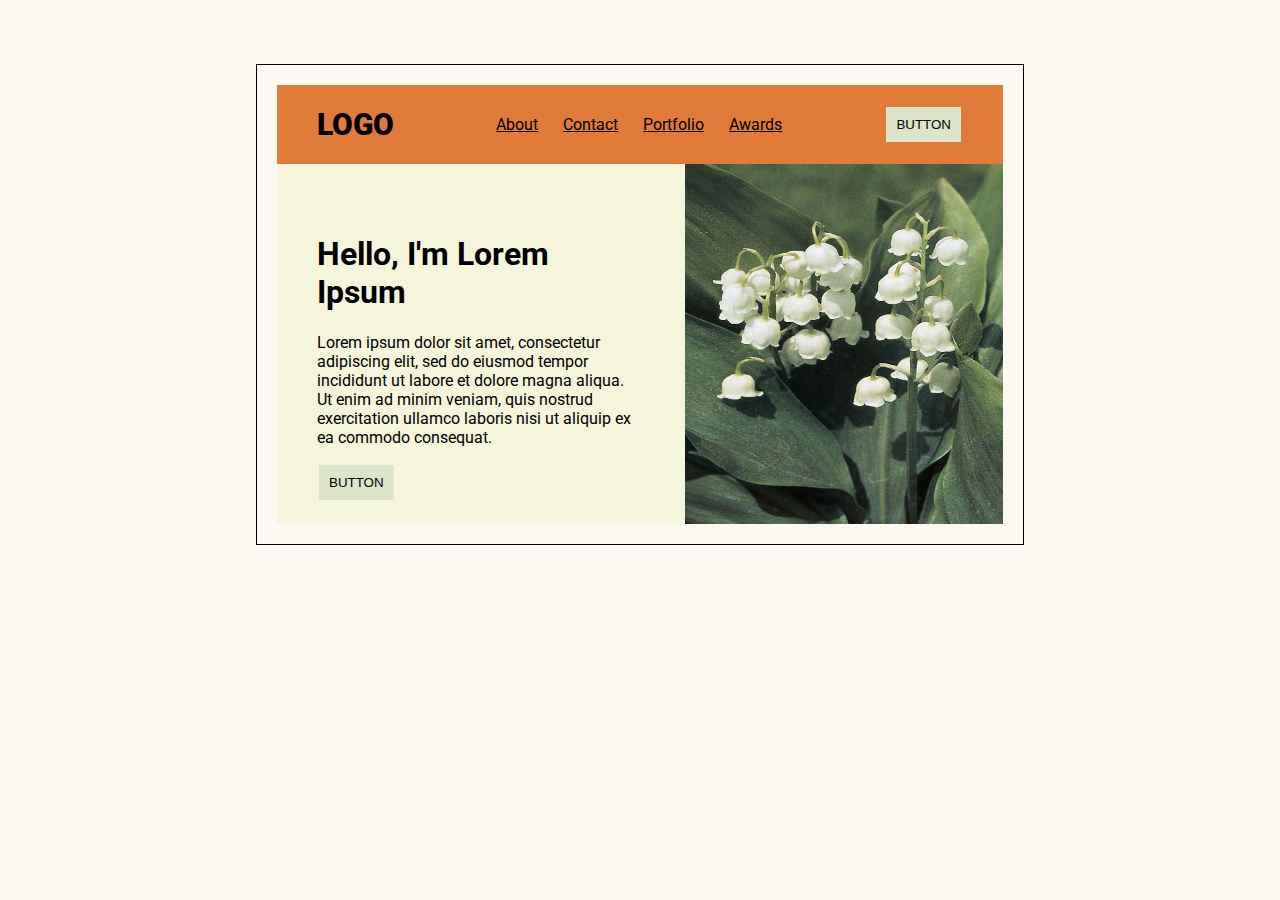
<file: Class Activities/One Page Profile/index.html>
<!DOCTYPE html> <!--DTD: Document Type Definition-->
<html lang="en"> 
<head>
    <meta charset="UTF-8"> <!--meta: data about data--> <!--charset: allows multiple languages-->
    <meta name="viewport" content="width=device-width, initial-scale=1.0"> <!--fits screen to different devices-->

    <!-- CHAPTER 2: Multi-Page Website (Bonus) -->
    <title>One Page Profile</title> <!--page title - shows on tab-->
        <!--link to external stylesheet-->
        <link rel = "stylesheet" href="style.css"> 
</head>

<body>
    <header>
        <nav>
            <div class="logo">LOGO</div>
            <div class="links">
                <a href="#">About</a>
                <a href="#">Contact</a>
                <a href="#">Portfolio</a>
                <a href="#">Awards</a>
            </div>
            <button>BUTTON</button>
        </nav>
    </header>

    <main>
        
        <div class="main-container">
            <div class="main-item text-container">
                <h1>Hello, I'm Lorem Ipsum</h1>
                <p>Lorem ipsum dolor sit amet, consectetur adipiscing elit, sed do eiusmod tempor incididunt ut labore et dolore magna aliqua. Ut enim ad minim veniam, quis nostrud exercitation ullamco laboris nisi ut aliquip ex ea commodo consequat.</p>
                <button>BUTTON</button>
            </div>
            <div class="main-item image-container">
                <img src="pic.jpg" alt="flowers">
            </div>
        </div>

    </main>

    <footer>

    </footer>
</body>
</html>
</file>
<file: a1 task 2/style.css>
/* fonts imported from google */
@import url('https://fonts.googleapis.com/css2?family=Lato:ital,wght@0,100;0,300;0,400;0,700;0,900;1,100;1,300;1,400;1,700;1,900&family=Teko:wght@300..700&display=swap');

/* applied to all elements */
* {
    box-sizing: border-box;
}

/* font families and sizes according to specification */
body {
    padding: 0;
    margin: 0;
    font-family: "Lato", sans-serif;
    background-color: #4dbdcc;
}

h1 {
    font-size: 3em;
    padding: 0;
    margin: 0;
}

h1, button {
    font-family: "Teko", sans-serif;
    padding: 0;
    margin: 0;
    font-weight: 400;
}

a {
    text-decoration: none;
    color: black;
}

p {
    font-size: 1.5em;
    margin: 0;
    padding: 0;
}

button {
    border-color: #231651;
    border-radius: 16px;
    padding: 16px;
    font-size: 2em;
    background-color: #eef36a;
}

/*--------------------*/

/* header container */
header {
    background-color: #ffffff;
    display: flex;
    justify-content: space-between;
    align-items: center;
    padding: 16px;
    box-shadow: 0px 16px #231651;
    width: 100%;
}

/* navigation bar */
nav {
    display: flex;
    justify-content: space-between;
    align-items: center;
    gap: 48px;
}

/*--------------------*/

/* main conatiner - grid display */
main .container {
    padding: 48px;
    max-width: 900px;
    display: grid;
    grid-template-columns: repeat(2, 1fr);
    justify-content: center;
    gap: 48px;
    margin: auto auto;
}

/* article element */
article {
    border: 1px solid #231651;
    box-shadow: 16px 16px #231651;
    background-color: #ffffff;
    height: 100%;
}

/* movie posters */
img {
    width: 100%;
    height: auto;
    object-fit: cover;
}

/* movie content - flex display */
.info {
    display: flex;
    justify-content: space-between;
    flex-direction: column;
    padding: 16px;
    gap: 16px;
    flex-grow: 1;
}

/* movie buttons */
.info button {
    width: 100%;
}

/* ----------------------------------------- */

/* movies 1, 4, 5 and 6 - horizontal boxes */
.one, .three {
    grid-column-start: 1;
    grid-column-end: 3;
}

.one .movie {
    height: 360px;
}

.one .movie img {
    height: 100%;
    /* fit square poster to rectangle frame */
    object-position: top;
    object-fit: cover;
}
/* movie content in flex row layout */
.one .info {
    flex-direction: row;
    height: fit-content;
}

/* ----------------------------------------- */

/* movies 2 and 3 - verticle boxes */
/* flex column layout */
.two {
    display: flex;
    flex-direction: column;
    justify-content: space-between;
    flex-grow: 1;
}

/* ----------------------------------------- */

/* movies 4, 5 and 6 - horizontal boxes */
.three {
    display: flex;
}

.three .movie {
    flex-grow: 1;
    height: 360px;
    width: 360px;
}

.three .movie img {
    width: 360px;
    object-fit: cover;
}

/* ---------------------------- */
/* MEDIA QUERIES */

/* Tablet (720px - 1023px) */
@media (max-width: 1023px) {
    
    /* spacing changed according to specifications */

    nav {
        gap: 32px;
    }
    
    /*--------------------*/

    main .container {
        padding: 0;
        margin: 32px;
        gap: 32px;
    }

    /* movie boxes in grid layout */
    .one, 
    .fifth-movie  {
        grid-column-start: 1;
        grid-column-end: 2;
    }
    .second-movie, 
    .fourth-movie, 
    .sixth-movie {
        grid-column-start: 2;
        grid-column-end: 3;
    }

    article {
        width: fit-content;
        margin: auto;
        box-shadow: 16px 16px #231651;
    }

    .info {
        width: 300px;
    }

    .one .movie, 
    .two .movie, 
    .three .movie,
    .fourth .movie, 
    .fifth .movie, 
    .sixth .movie {
        flex-grow: 0;
        width: 300px;
        height: 300px; 
    }

    .movie img, 
    .three .movie img {
        width: 100%;
    }
    
    .one .info, 
    .fourth-movie, 
    .fifth-movie, 
    .sixth-movie {
        flex-direction: column;
        justify-content: space-between;
    }

}

/* Mobile (360px - 719px)*/
@media (max-width: 719px) {
    /* font sizes and spacing changed according to specifications */

    header {
        box-shadow: none;
        border: 1px solid #231651;
    }

    nav {
        display: none;
    }

    h1 {          
        font-size: 2em;
    }

    /*--------------------*/

    /* main container - grid layout */
    body main .container {
        grid-template-rows: repeat(6, 1fr);
        gap: 16px;
        margin: 16px 0;
    }

    /* box shadow removed */
    article {
        box-shadow: none;
        grid-column-start: 1;
        grid-column-end: 3; 
    }

    /* movie boxes column assignment */
    .one, 
    .first-movie, 
    .second-movie, 
    .third-movie, 
    .fourth-movie, 
    .fifth-movie, 
    .sixth-movie {
        grid-column-start: 1;
        grid-column-end: 3;
    }

    /* ------------------------------- */
    /* movie boxes row assignment */
    .one, 
    .first-movie {
        grid-row-start: 1;
        grid-row-end: 2;       
    }

    .second-movie {
        grid-row-start: 2;
        grid-row-end: 3;
    }

    .third-movie {
        grid-row-start: 3;
        grid-row-end: 4;
    }

    .fourth-movie {
        grid-row-start: 4;
        grid-row-end: 5;
    }

    .fifth-movie {
        grid-row-start: 5;
        grid-row-end: 6;
    }

    .sixth-movie {
        grid-row-start: 6;
        grid-row-end: 7;
    }
    /* ----------------------- */

    .one .movie, 
    .two .movie, 
    .three .movie,
    .fourth .movie, 
    .fifth .movie, 
    .sixth .movie {
        width: 100%; 
        height: auto;
        flex-grow: 1;
        flex: 1;
    }

    article .movie {
        width: 100%;
    }

    article .movie img {
        width: 100%;
        height: auto;
        object-fit: cover;
    }

    article .info {
        width: 100%;
        height: fit-content;
    }
}
</file>
<file: a1 task1/style.css>
/* fonts imported from google */
@import url('https://fonts.googleapis.com/css2?family=Josefin+Sans:ital,wght@0,100..700;1,100..700&family=Protest+Guerrilla&display=swap');

/* specifications - font families and sizes */
h1 {
    font-family: "Protest Guerrilla", serif;
    font-size: 3em;
    font-weight: 100;
}

h2 {
    font-family: "Protest Guerrilla", serif;
    font-size: 1.7em;
    font-weight: 100;
}

p, a {
    font-family: "Josefin Sans", serif;
}

body {
    background-color: #e9e9e9;
    padding: 0% 20% 0px;
    margin-bottom: 0%;
}

/*-------------------------*/

/* header container */
.header-logo {
    text-align: center;
    padding: 50px;
}
.header-logo img {
    width: 200px;
    border-radius: 50%;
}

/* navigation bar */
nav {
    display: flex;
    flex-direction: row;
    justify-content: space-around;
    align-items: center;
}
.nav-item {
    padding: 0px 25px 50px;
}
nav a {
    text-decoration: none;
    color: black;
}

/*-------------------------*/

/* main container */
main {
    background-color: white;
    margin-bottom: 0%;
}

.heading-section, section.intro-section, section.article-section {
    padding: 1% 5%;
}

/* heading styling */
main header h1 {
    font-size: 80px;
    margin: 30px 0px 0px;
}

/*-------------------------*/

/* introduction section */

.intro-section h2 {
    margin: 0;
}

.intro-section p {
    font-size: 22px ;
    width: 80%;
}

/*-------------------------*/

/* article section */

.article-section {
    padding: 25px 0px 50px;
    column-count: 3; /* arranges article section into 3 continuous columns */
    column-gap: 50px;
}
.article-one h2 {
    padding-top: 0%;
    margin-top: 0%;
}

/*-------------------------*/

/* gallery section */
.gallery-section {
    padding: 25px 0px 25px;
    display: grid; /* arranges images in grid layout */
    grid-template-columns: auto auto auto auto;
    grid-template-rows: auto auto;

}

/* first image - only visible on desktop */
.image-1 {
    grid-area: 1 / 1 / 3 / 3; /* takes up space of two rows and two columns */

}
.gallery-section img {
    width: 100%;
}

/*-------------------------*/

/* author section */
.author-section {
    padding: 50px 10%;
    justify-content: space-between;
    display: flex;
}
.author-item {
    padding: 0 2%;
}
.author-item h2 {
    text-align: center;
}
.author-section img {
    width: 200px;
    border-radius: 50%;
}

/*-------------------------*/

/* footer section */

footer {
    margin-bottom: 0%;
    padding: 2% 5%;
    text-align: center;
    background-color: #14181d;
    color: white;
}

/*-------------------------*/

/* MEDIA QUIRIES */

/* tablet size (720px - 1023px) */
@media (max-width: 1023px) {
    /* font sizes and spacing changed according to specifications */
    body {
        padding: 0% 8% 0px;
    }
    .header-logo {
        padding: 30px;
    }
    .header-logo img {
        width: 80px;
    }
    .nav-item {
        padding: 30px ;
    }
    h1, h2 {
        text-align: center;
    }
    main header h1 {
        font-size: 60px;
    }
    .intro-section p {
        width: 100%;
    }
    /* articles displayed in one column */
    .article-section {
        column-count: 1;
    }
    .article-section p, .author-section p {
        font-size: 18px;
    }

    /* first image hidden */
    .image-1 {
        display: none;
    }

    /* gallery content displayed in two column */
    .gallery-section {
        padding: 30px 0px;
        display: grid;
        grid-template-columns: auto auto;
    }
    .author-section {
        padding: 30px 5%;
    }
}

/* large mobile size (540px - 719px) */
@media (max-width: 719px) {
    /* font sizes and spacing changed according to specifications */

    body {
        padding: 0% 0% 0px;
        margin: 0px;
    }
    .nav-item {
        padding: 20px ;
    }

    /* gallery content displayed in one column */
    .gallery-section {
        padding: 20px 0px;
        display: grid;
        grid-template-columns: auto;
    }

    /* arranges author content into column flex layout */
    .author-section {
        padding: 10px 5% 20px;
        flex-direction: column-reverse;
        justify-content: center;
        align-items: center;
    }
}

/* small mobile size (360px - 539px) */
@media only screen and (max-width: 539px) and (min-width: 360px) {
    /* font sizes and spacing changed according to specifications */

    h2 {
        margin-top: 12px;
    }
    .nav-item {
        padding: 12px ;
    }
    main header h1 {
        font-size: 40px;
    }
    a {
        font-size: 14px;
    }
    .article-section {
        padding: 12px 0px;
    }
    .gallery-section {
        padding: 12px 0px;
    }
    .author-section {
        padding: 12px 12px;
    }
}
</file>
<file: Clone Task 1/style.css>
/* fonts imported from google */
@import url('https://fonts.googleapis.com/css2?family=Josefin+Sans:ital,wght@0,100..700;1,100..700&family=Protest+Guerrilla&display=swap');

/* specifications - font families and sizes */
h1 {
    font-family: "Protest Guerrilla", serif;
    font-size: 3em;
    font-weight: 100;
}

h2 {
    font-family: "Protest Guerrilla", serif;
    font-size: 1.7em;
    font-weight: 100;
}

p, a {
    font-family: "Josefin Sans", serif;
}

body {
    background-color: #e9e9e9;
    padding: 0% 20% 0px;
    margin-bottom: 0%;
}

/*-------------------------*/

/* header container */
.header-logo {
    text-align: center;
    padding: 50px;
}
.header-logo img {
    width: 200px;
    border-radius: 50%;
}

/* navigation bar */
nav {
    display: flex;
    flex-direction: row;
    justify-content: space-around;
    align-items: center;
}
.nav-item {
    padding: 0px 25px 50px;
}
nav a {
    text-decoration: none;
    color: black;
}

/*-------------------------*/

/* main container */
main {
    background-color: white;
    margin-bottom: 0%;
}

.heading-section, section.intro-section, section.article-section {
    padding: 1% 5%;
}

/* heading styling */
main header h1 {
    font-size: 80px;
    margin: 30px 0px 0px;
}

/*-------------------------*/

/* introduction section */

.intro-section h2 {
    margin: 0;
}

.intro-section p {
    font-size: 22px ;
    width: 80%;
}

/*-------------------------*/

/* article section */

.article-section {
    padding: 25px 0px 50px;
    column-count: 3; /* arranges article section into 3 continuous columns */
    column-gap: 50px;
}
.article-one h2 {
    padding-top: 0%;
    margin-top: 0%;
}

/*-------------------------*/

/* gallery section */
.gallery-section {
    padding: 25px 0px 25px;
    display: grid; /* arranges images in grid layout */
    grid-template-columns: auto auto auto auto;
    grid-template-rows: auto auto;

}

/* first image - only visible on desktop */
.image-1 {
    grid-area: 1 / 1 / 3 / 3; /* takes up space of two rows and two columns */

}
.gallery-section img {
    width: 100%;
}

/*-------------------------*/

/* author section */
.author-section {
    padding: 50px 10%;
    justify-content: space-between;
    display: flex;
}
.author-item {
    padding: 0 2%;
}
.author-item h2 {
    text-align: center;
}
.author-section img {
    width: 200px;
    border-radius: 50%;
}

/*-------------------------*/

/* footer section */

footer {
    margin-bottom: 0%;
    padding: 2% 5%;
    text-align: center;
    background-color: #14181d;
    color: white;
}

/*-------------------------*/

/* MEDIA QUIRIES */

/* tablet size (720px - 1023px) */
@media (max-width: 1023px) {
    /* font sizes and spacing changed according to specifications */
    body {
        padding: 0% 8% 0px;
    }
    .header-logo {
        padding: 30px;
    }
    .header-logo img {
        width: 80px;
    }
    .nav-item {
        padding: 30px ;
    }
    h1, h2 {
        text-align: center;
    }
    main header h1 {
        font-size: 60px;
    }
    .intro-section p {
        width: 100%;
    }
    /* articles displayed in one column */
    .article-section {
        column-count: 1;
    }
    .article-section p, .author-section p {
        font-size: 18px;
    }

    /* first image hidden */
    .image-1 {
        display: none;
    }

    /* gallery content displayed in two column */
    .gallery-section {
        padding: 30px 0px;
        display: grid;
        grid-template-columns: auto auto;
    }
    .author-section {
        padding: 30px 5%;
    }
}

/* large mobile size (540px - 719px) */
@media (max-width: 719px) {
    /* font sizes and spacing changed according to specifications */

    body {
        padding: 0% 0% 0px;
        margin: 0px;
    }
    .nav-item {
        padding: 20px ;
    }

    /* gallery content displayed in one column */
    .gallery-section {
        padding: 20px 0px;
        display: grid;
        grid-template-columns: auto;
    }

    /* arranges author content into column flex layout */
    .author-section {
        padding: 10px 5% 20px;
        flex-direction: column-reverse;
        justify-content: center;
        align-items: center;
    }
}

/* small mobile size (360px - 539px) */
@media only screen and (max-width: 539px) and (min-width: 360px) {
    /* font sizes and spacing changed according to specifications */

    h2 {
        margin-top: 12px;
    }
    .nav-item {
        padding: 12px ;
    }
    main header h1 {
        font-size: 40px;
    }
    a {
        font-size: 14px;
    }
    .article-section {
        padding: 12px 0px;
    }
    .gallery-section {
        padding: 12px 0px;
    }
    .author-section {
        padding: 12px 12px;
    }
}
</file>
<file: Clone Task 2/style.css>
/* fonts imported from google */
@import url('https://fonts.googleapis.com/css2?family=Lato:ital,wght@0,100;0,300;0,400;0,700;0,900;1,100;1,300;1,400;1,700;1,900&family=Teko:wght@300..700&display=swap');

/* applied to all elements */
* {
    box-sizing: border-box;
}

/* font families and sizes according to specification */
body {
    padding: 0;
    margin: 0;
    font-family: "Lato", sans-serif;
    background-color: #4dbdcc;
}

h1 {
    font-size: 3em;
    padding: 0;
    margin: 0;
}

h1, button {
    font-family: "Teko", sans-serif;
    padding: 0;
    margin: 0;
    font-weight: 400;
}

a {
    text-decoration: none;
    color: black;
}

p {
    font-size: 1.5em;
    margin: 0;
    padding: 0;
}

button {
    border-color: #231651;
    border-radius: 16px;
    padding: 16px;
    font-size: 2em;
    background-color: #eef36a;
}

/*--------------------*/

/* header container */
header {
    background-color: #ffffff;
    display: flex;
    justify-content: space-between;
    align-items: center;
    padding: 16px;
    box-shadow: 0px 16px #231651;
    width: 100%;
}

/* navigation bar */
nav {
    display: flex;
    justify-content: space-between;
    align-items: center;
    gap: 48px;
}

/*--------------------*/

/* main conatiner - grid display */
main .container {
    padding: 48px;
    max-width: 900px;
    display: grid;
    grid-template-columns: repeat(2, 1fr);
    justify-content: center;
    gap: 48px;
    margin: auto auto;
}

/* article element */
article {
    border: 1px solid #231651;
    box-shadow: 16px 16px #231651;
    background-color: #ffffff;
    height: 100%;
}

/* movie posters */
img {
    width: 100%;
    height: auto;
    object-fit: cover;
}

/* movie content - flex display */
.info {
    display: flex;
    justify-content: space-between;
    flex-direction: column;
    padding: 16px;
    gap: 16px;
    flex-grow: 1;
}

/* movie buttons */
.info button {
    width: 100%;
}

/* ----------------------------------------- */

/* movies 1, 4, 5 and 6 - horizontal boxes */
.one, .three {
    grid-column-start: 1;
    grid-column-end: 3;
}

.one .movie {
    height: 360px;
}

.one .movie img {
    height: 100%;
    /* fit square poster to rectangle frame */
    object-position: top;
    object-fit: cover;
}
/* movie content in flex row layout */
.one .info {
    flex-direction: row;
    height: fit-content;
}

/* ----------------------------------------- */

/* movies 2 and 3 - verticle boxes */
/* flex column layout */
.two {
    display: flex;
    flex-direction: column;
    justify-content: space-between;
    flex-grow: 1;
}

/* ----------------------------------------- */

/* movies 4, 5 and 6 - horizontal boxes */
.three {
    display: flex;
}

.three .movie {
    flex-grow: 1;
    height: 360px;
    width: 360px;
}

.three .movie img {
    width: 360px;
    object-fit: cover;
}

/* ---------------------------- */
/* MEDIA QUERIES */

/* Tablet (720px - 1023px) */
@media (max-width: 1023px) {
    
    /* spacing changed according to specifications */

    nav {
        gap: 32px;
    }
    
    /*--------------------*/

    main .container {
        padding: 0;
        margin: 32px;
        gap: 32px;
    }

    /* movie boxes in grid layout */
    .one, 
    .fifth-movie  {
        grid-column-start: 1;
        grid-column-end: 2;
    }
    .second-movie, 
    .fourth-movie, 
    .sixth-movie {
        grid-column-start: 2;
        grid-column-end: 3;
    }

    article {
        width: fit-content;
        margin: auto;
        box-shadow: 16px 16px #231651;
    }

    .info {
        width: 300px;
    }

    .one .movie, 
    .two .movie, 
    .three .movie,
    .fourth .movie, 
    .fifth .movie, 
    .sixth .movie {
        flex-grow: 0;
        width: 300px;
        height: 300px; 
    }

    .movie img, 
    .three .movie img {
        width: 100%;
    }
    
    .one .info, 
    .fourth-movie, 
    .fifth-movie, 
    .sixth-movie {
        flex-direction: column;
        justify-content: space-between;
    }

}

/* Mobile (360px - 719px)*/
@media (max-width: 719px) {
    /* font sizes and spacing changed according to specifications */

    header {
        box-shadow: none;
        border: 1px solid #231651;
    }

    nav {
        display: none;
    }

    h1 {          
        font-size: 2em;
    }

    /*--------------------*/

    /* main container - grid layout */
    body main .container {
        grid-template-rows: repeat(6, 1fr);
        gap: 16px;
        margin: 16px 0;
    }

    /* box shadow removed */
    article {
        box-shadow: none;
        grid-column-start: 1;
        grid-column-end: 3; 
    }

    /* movie boxes column assignment */
    .one, 
    .first-movie, 
    .second-movie, 
    .third-movie, 
    .fourth-movie, 
    .fifth-movie, 
    .sixth-movie {
        grid-column-start: 1;
        grid-column-end: 3;
    }

    /* ------------------------------- */
    /* movie boxes row assignment */
    .one, 
    .first-movie {
        grid-row-start: 1;
        grid-row-end: 2;       
    }

    .second-movie {
        grid-row-start: 2;
        grid-row-end: 3;
    }

    .third-movie {
        grid-row-start: 3;
        grid-row-end: 4;
    }

    .fourth-movie {
        grid-row-start: 4;
        grid-row-end: 5;
    }

    .fifth-movie {
        grid-row-start: 5;
        grid-row-end: 6;
    }

    .sixth-movie {
        grid-row-start: 6;
        grid-row-end: 7;
    }
    /* ----------------------- */

    .one .movie, 
    .two .movie, 
    .three .movie,
    .fourth .movie, 
    .fifth .movie, 
    .sixth .movie {
        width: 100%; 
        height: auto;
        flex-grow: 1;
        flex: 1;
    }

    article .movie {
        width: 100%;
    }

    article .movie img {
        width: 100%;
        height: auto;
        object-fit: cover;
    }

    article .info {
        width: 100%;
        height: fit-content;
    }
}
</file>
<file: Class Activities/Flexbox Website/style.css>
@import url('https://fonts.googleapis.com/css2?family=Rock+Salt&display=swap');
@import url('https://fonts.googleapis.com/css2?family=Raleway:ital,wght@0,100..900;1,100..900&display=swap');

/*-----------------------------------------*/

body {
    padding: 30px 40px;
    background-color: #fbfaf3;
    accent-color: black;
}

header, footer {
    background-color: #e2d0b7;

}

main {
    background-color: #9f342b;
}

/*-----------------------------------------*/

::-webkit-scrollbar {
    width: 10px;
}

/* Track */
::-webkit-scrollbar-track {
    background: #e2d0b7; 
}

/* Handle */
::-webkit-scrollbar-thumb {
    background: #9f342b; 
}

/* Handle on hover */
::-webkit-scrollbar-thumb:hover {
    background: #77251d; 
}

/*-----------------------------------------*/

h1, h2 {
    font-family: "Rock Salt", cursive;
    color: #9f342b;
}

p, a, label {
    font-family: "Raleway", sans-serif;
}

/*-----------------------------------------*/

nav {
    padding: 20px;
}

a {
    text-decoration: none;
    color: black;
}

.nav-flex-container {
    display: flex;
    flex-direction: row;
    justify-content: space-around;
    align-items: center;
}

.nav-item {
    background-color: #9f342b;
    padding: 10px;
    color: #fbfaf3;
}

.nav-item:hover {
    background-color: black;
}

/*-----------------------------------------*/

.heading {
    padding: 10px;
    text-align: center;
    margin: 0px 400px;
}

.heading h1 {
    background-color: #e2d0b7;
    padding: 20px;
}

/*-----------------------------------------*/

.card-container {
    padding: 20px;
    display: flex;
    justify-content: center;
    align-items: center;
    border: 1px solid #e2d0b7;
}

.card-item {
    background-color: #fbfaf3 ;
    height: 360px;
    flex-grow: 5;
    padding: 20px;
    margin: 10px;
}

.card-item h2 {
    margin: 0px;
    padding: 0px;
}

.card-item p {
    font-size: 18px;
    padding: 10px 0px 30px 0px;
}

.card-item a {
    margin-bottom: 30px;
    background-color: #9f342b;
    color: #fbfaf3;
    padding: 10px;
    font-size: 20px;
}

.card-item a:hover {
    background-color: black ;
}
  
/*-----------------------------------------*/

.gallery-container {
    display: flex;
    flex-direction: row;
    flex-wrap: wrap;
    justify-content: center;
    padding: 0px 10px 10px;
}

.gallery-item {
    margin: 20px;
    text-align: center;
}

.gallery-item img{
    width: 250px;
    height: 350px;
}

/*-----------------------------------------*/

.quiz-container {
    padding: 20px 90px;
}

.quiz-item{
    padding: 10px;
    background-color: #fbfaf3;
    margin-bottom: 40px;
}

.quiz-question {
    padding-left: 30px;
}

.quiz-question p {
    font-size: 20px;
}
.quiz-question span {
    font-weight: 800;
    color: #9f342b;
}

.quiz-choices form{
    display: flex;
    flex-direction: row;
    flex-wrap: wrap;
    justify-content: space-around;
}

.quiz-choices label  {
    font-size: 18px;
}

.quiz-choices input {
    cursor: pointer;
}

/*-----------------------------------------*/

.list-container {
    display: flex;
    flex-direction: column;
    justify-content: space-around;
    padding: 0px 20px 40px;
}

.list-item {
    margin: 0px 250px;
    padding: 20px;
    display: flex;
    flex-direction: row;
    justify-content: space-between;
    background-color: #fbfaf3;
    border-bottom: 10px solid #9f342b;
    font-size: 20px;
}

.list-item label {
    margin-right: 80px;
}

.list-item input {
    cursor: pointer;
}

.list-item input[type=checkbox]:checked + label.cut{
    text-decoration: line-through;
    color: gray;
}

.list-item button {
    background-color: #9f342b;
    color: #fbfaf3;
    border: none;
    padding: 5px;
    font-size: 18px;
}

.list-item button:hover {
    background-color: black;
    cursor: pointer;
}

/*-----------------------------------------*/

footer {
    padding: 5px;
}

footer p {
    text-align: center;
}
</file>
<file: Class Activities/Grid Gallery/style.css>
body {
    background-color: #0C0C0C;
    text-align: center;
    vertical-align: auto;
}

img {
    width: 200px;
    height: auto;
    margin: 0px;
    padding: 0px;
}

.container {
    margin: 25px 250px;
    display: grid;
    grid-template-columns: auto auto auto auto;
    padding: 10px;
}
.item {
    background-color: #481E14;
    margin: 0px;
    padding: 0px;
    text-align: center;
    border: 1px solid #0C0C0C;
}
</file>
<file: Class Activities/HTML Refresher Guide/style.css>
@import url('https://fonts.googleapis.com/css2?family=Rock+Salt&display=swap');
@import url('https://fonts.googleapis.com/css2?family=Raleway:ital,wght@0,100..900;1,100..900&display=swap');

body {
    padding: 5% 20%;
}

h1, h4 {
    font-family: "Rock Salt", cursive;
}

p, a, ul {
    font-family: "Raleway", sans-serif;
}

code {
    background-color: antiquewhite;
    color: brown;
    padding: 1px 3px;
}

pre {
    padding: 20px;
    margin: 0px 20px;
    background-color: antiquewhite;
    border-radius: 10px;
}
</file>
<file: Class Activities/One Page Profile/style.css>
@import url('https://fonts.googleapis.com/css2?family=Roboto:ital,wght@0,100;0,300;0,400;0,500;0,700;0,900;1,100;1,300;1,400;1,500;1,700;1,900&display=swap');

body {
    font-family: "Roboto", sans-serif;
    margin: 5% 20%;
    border: 1px solid black;
    background-color: #FBF8EF;
    padding: 20px;
}

nav {
    background-color: #E07B39;
    padding: 20px 40px;
    display: flex;
    flex-direction: row;
    justify-content: space-between;
    align-items: center;
}

button {
    margin: 2px;
    padding: 10px;
    background-color: #DCE4C9;
    border: none;
}

.links {
    display: flex;
    gap: 25px;
}

.links a {
    color: black;
}

.logo {
    font-weight: 900;
    font-size: 30px;
}

.main-container {
    background-color: #F5F5DC;
    display: flex;
    flex-direction: row;
    justify-content: space-between;
    align-items: center;
    gap: 50px;
}

.main-item {
    height: 260px;
    width: 50%;
}
.text-container {
    padding: 0px 0px 0px 40px;
}

.image-container {
    margin: 0px;
    padding: 0px;
    height: 360px;
}

.image-container img {
    margin: 0px;
    padding: 0px;
    height: 360px;
    width: 100%;
}
</file>
